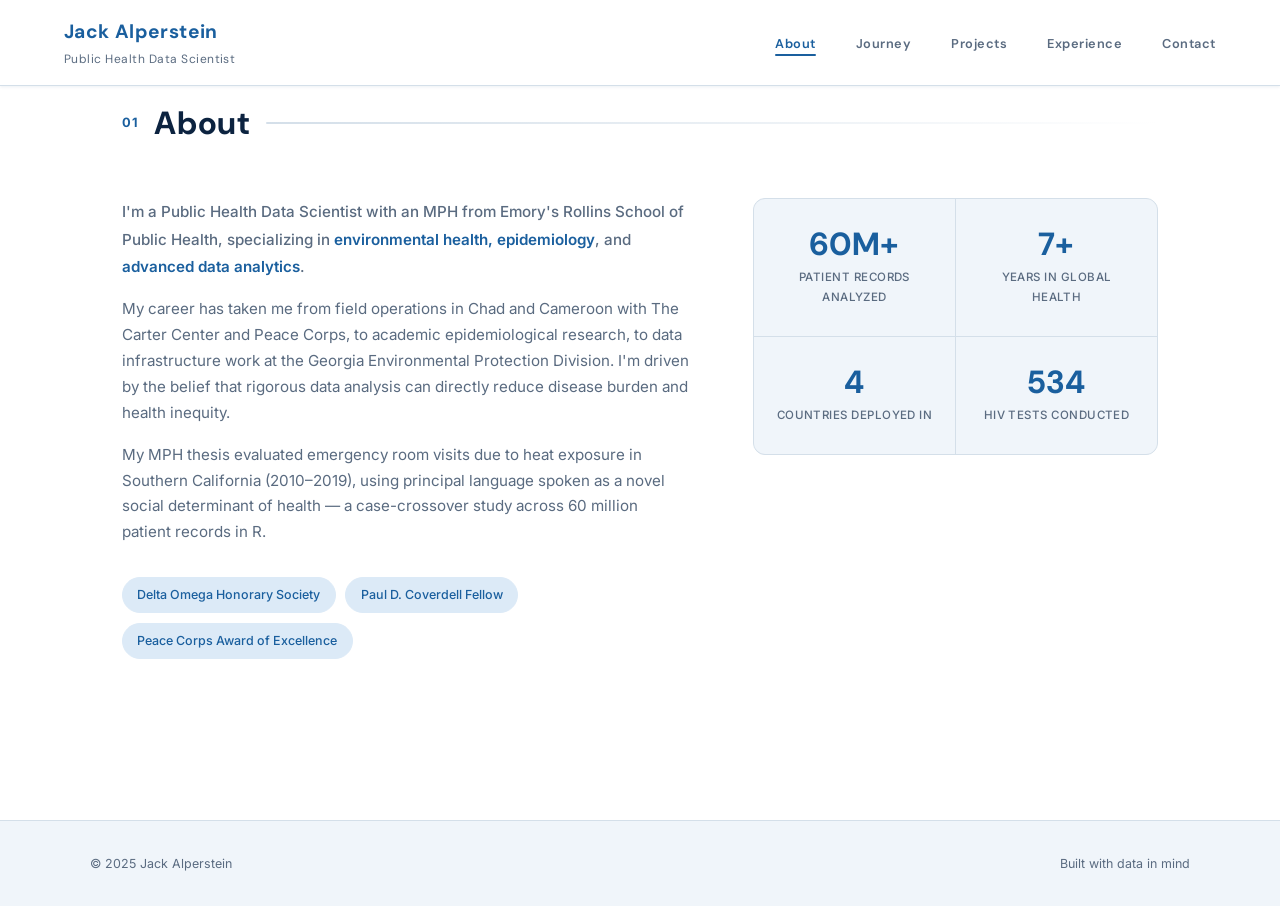
<file: about.html>
<!DOCTYPE html>
<html lang="en">
<head>
  <meta charset="UTF-8" />
  <meta name="viewport" content="width=device-width, initial-scale=1.0" />
  <title>About | Jack Alperstein</title>
  <link rel="preconnect" href="https://fonts.googleapis.com">
  <link rel="preconnect" href="https://fonts.gstatic.com" crossorigin>
  <link href="https://fonts.googleapis.com/css2?family=DM+Sans:wght@400;500;600;700&family=Inter:wght@300;400;500;600&display=swap" rel="stylesheet">
  <link rel="stylesheet" href="style.css">
</head>
<body>

  <nav id="nav">
    <a href="index.html" class="nav-logo">
      Jack Alperstein
      <span class="logo-sub">Public Health Data Scientist</span>
    </a>
    <ul class="nav-links">
      <li><a href="about.html" class="nav-link active">About</a></li>
      <li><a href="journey.html" class="nav-link">Journey</a></li>
      <li><a href="projects.html" class="nav-link">Projects</a></li>
      <li><a href="experience.html" class="nav-link">Experience</a></li>
      <li><a href="contact.html" class="nav-link">Contact</a></li>
    </ul>
  </nav>

  <section id="about" class="page-section">
    <div class="section-header">
      <span class="section-num">01</span>
      <h2 class="section-title">About</h2>
      <div class="section-line"></div>
    </div>
    <div class="about-grid">
      <div class="about-text">
        <p class="about-lead">
          I'm a Public Health Data Scientist with an MPH from Emory's Rollins School of Public Health, specializing in <strong>environmental health, epidemiology</strong>, and <strong>advanced data analytics</strong>.
        </p>
        <p>
          My career has taken me from field operations in Chad and Cameroon with The Carter Center and Peace Corps, to academic epidemiological research, to data infrastructure work at the Georgia Environmental Protection Division. I'm driven by the belief that rigorous data analysis can directly reduce disease burden and health inequity.
        </p>
        <p>
          My MPH thesis evaluated emergency room visits due to heat exposure in Southern California (2010&ndash;2019), using principal language spoken as a novel social determinant of health &mdash; a case-crossover study across 60 million patient records in R.
        </p>
        <div class="about-honors">
          <div class="honor-chip">Delta Omega Honorary Society</div>
          <div class="honor-chip">Paul D. Coverdell Fellow</div>
          <div class="honor-chip">Peace Corps Award of Excellence</div>
        </div>
      </div>
      <div class="about-stats">
        <div class="stat-card">
          <span class="stat-num">60M+</span>
          <span class="stat-label">Patient Records Analyzed</span>
        </div>
        <div class="stat-card">
          <span class="stat-num">7+</span>
          <span class="stat-label">Years in Global Health</span>
        </div>
        <div class="stat-card">
          <span class="stat-num">4</span>
          <span class="stat-label">Countries Deployed In</span>
        </div>
        <div class="stat-card">
          <span class="stat-num">534</span>
          <span class="stat-label">HIV Tests Conducted</span>
        </div>
      </div>
    </div>
  </section>

  <footer>
    <div class="footer-inner">
      <span>&copy; 2025 Jack Alperstein</span>
      <span>Built with data in mind</span>
    </div>
  </footer>

  <script src="main.js"></script>
</body>
</html>
</file>
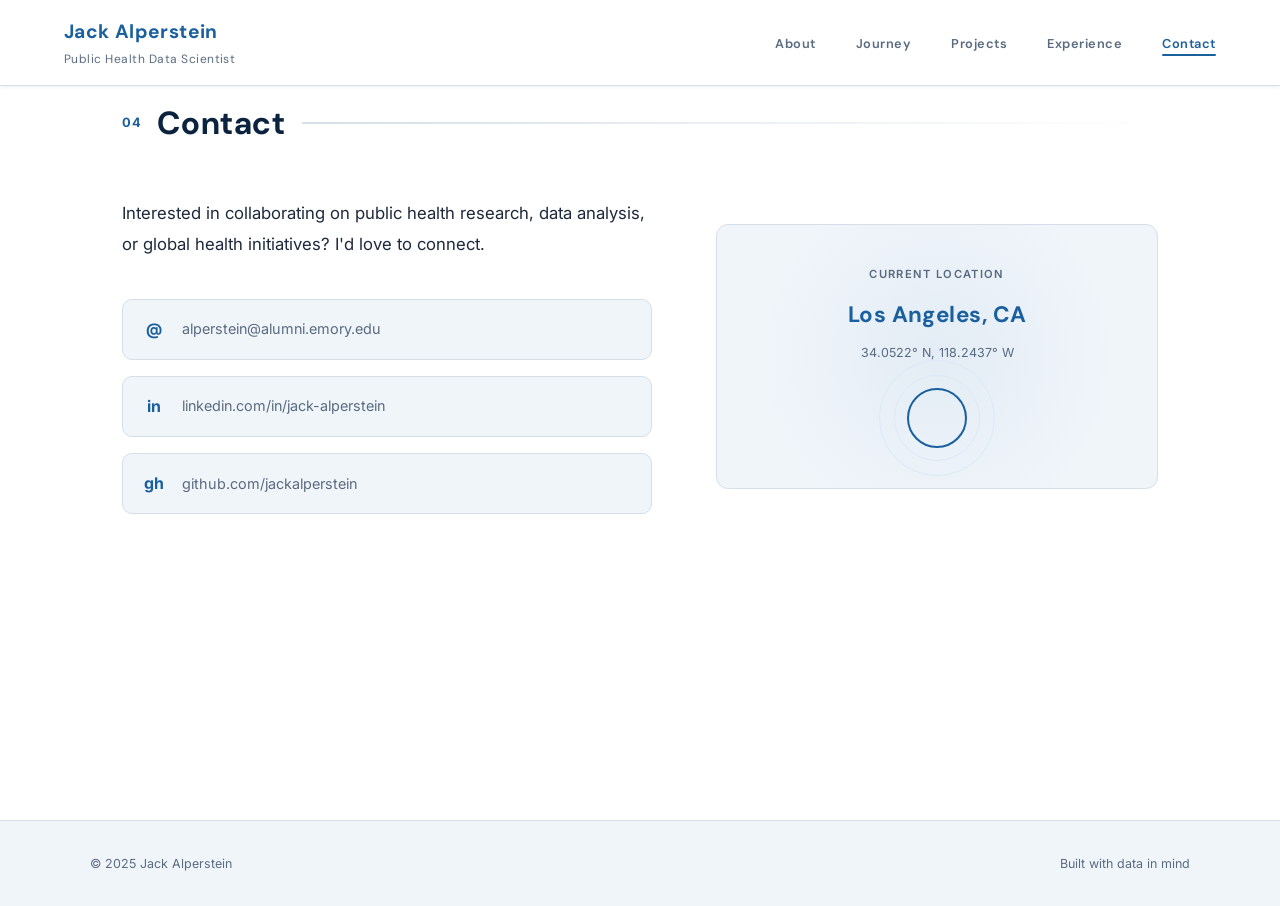
<file: contact.html>
<!DOCTYPE html>
<html lang="en">
<head>
  <meta charset="UTF-8" />
  <meta name="viewport" content="width=device-width, initial-scale=1.0" />
  <title>Contact | Jack Alperstein</title>
  <link rel="preconnect" href="https://fonts.googleapis.com">
  <link rel="preconnect" href="https://fonts.gstatic.com" crossorigin>
  <link href="https://fonts.googleapis.com/css2?family=DM+Sans:wght@400;500;600;700&family=Inter:wght@300;400;500;600&display=swap" rel="stylesheet">
  <link rel="stylesheet" href="style.css">
</head>
<body>

  <nav id="nav">
    <a href="index.html" class="nav-logo">
      Jack Alperstein
      <span class="logo-sub">Public Health Data Scientist</span>
    </a>
    <ul class="nav-links">
      <li><a href="about.html" class="nav-link">About</a></li>
      <li><a href="journey.html" class="nav-link">Journey</a></li>
      <li><a href="projects.html" class="nav-link">Projects</a></li>
      <li><a href="experience.html" class="nav-link">Experience</a></li>
      <li><a href="contact.html" class="nav-link active">Contact</a></li>
    </ul>
  </nav>

  <section id="contact" class="page-section">
    <div class="section-header">
      <span class="section-num">04</span>
      <h2 class="section-title">Contact</h2>
      <div class="section-line"></div>
    </div>
    <div class="contact-grid">
      <div class="contact-text">
        <p class="contact-lead">Interested in collaborating on public health research, data analysis, or global health initiatives? I'd love to connect.</p>
        <div class="contact-links">
          <a href="mailto:alperstein@alumni.emory.edu" class="contact-item">
            <span class="contact-icon">@</span>
            <span>alperstein@alumni.emory.edu</span>
          </a>
          <a href="https://www.linkedin.com/in/jack-alperstein/" target="_blank" class="contact-item">
            <span class="contact-icon">in</span>
            <span>linkedin.com/in/jack-alperstein</span>
          </a>
          <a href="https://github.com/jackalperstein" target="_blank" class="contact-item">
            <span class="contact-icon">gh</span>
            <span>github.com/jackalperstein</span>
          </a>
        </div>
      </div>
      <div class="contact-visual">
        <div class="geo-box">
          <div class="geo-label">CURRENT LOCATION</div>
          <div class="geo-city">Los Angeles, CA</div>
          <div class="geo-coords">34.0522&deg; N, 118.2437&deg; W</div>
          <div class="geo-pulse"></div>
        </div>
      </div>
    </div>
  </section>

  <footer>
    <div class="footer-inner">
      <span>&copy; 2025 Jack Alperstein</span>
      <span>Built with data in mind</span>
    </div>
  </footer>

  <script src="main.js"></script>
</body>
</html>
</file>
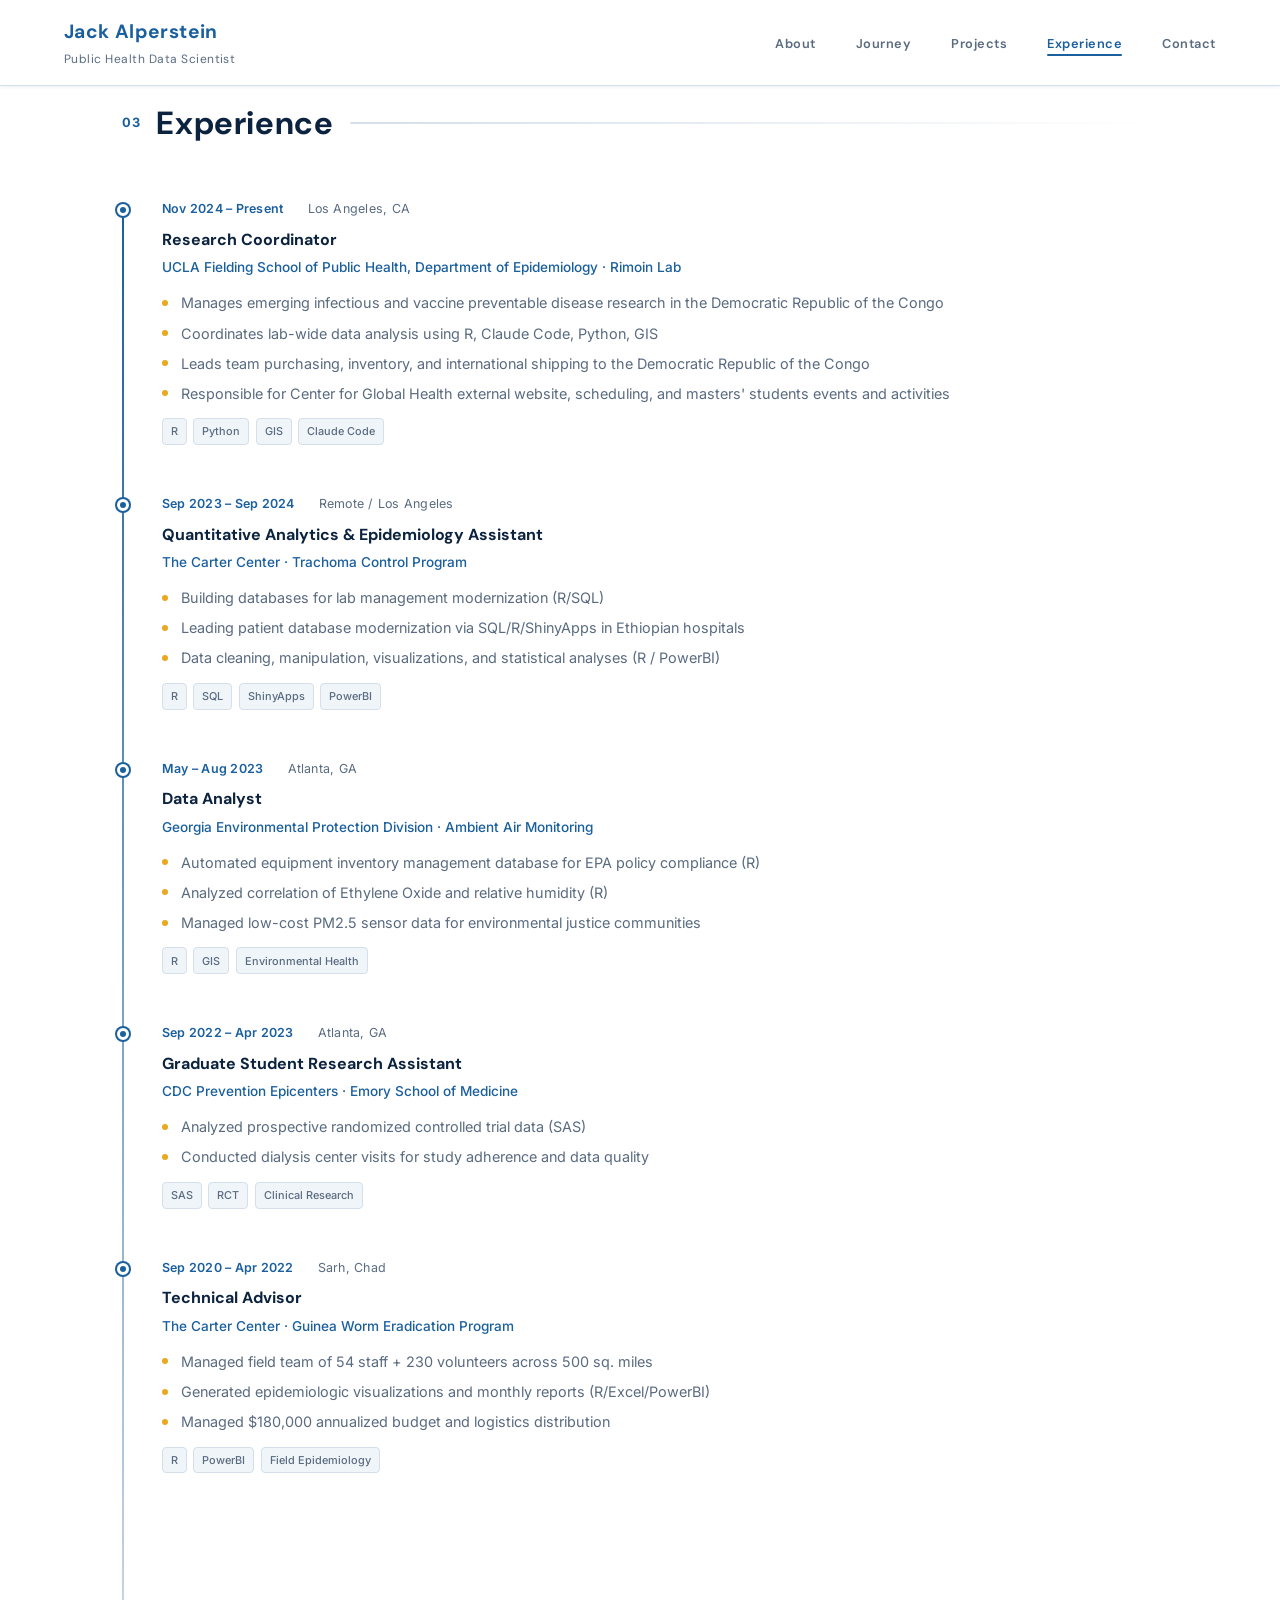
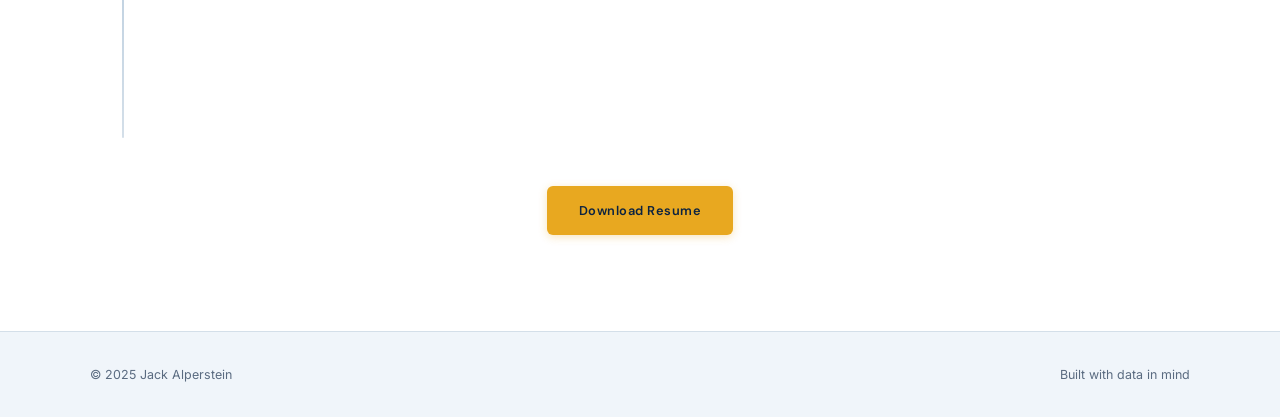
<file: experience.html>
<!DOCTYPE html>
<html lang="en">
<head>
  <meta charset="UTF-8" />
  <meta name="viewport" content="width=device-width, initial-scale=1.0" />
  <title>Experience | Jack Alperstein</title>
  <link rel="preconnect" href="https://fonts.googleapis.com">
  <link rel="preconnect" href="https://fonts.gstatic.com" crossorigin>
  <link href="https://fonts.googleapis.com/css2?family=DM+Sans:wght@400;500;600;700&family=Inter:wght@300;400;500;600&display=swap" rel="stylesheet">
  <link rel="stylesheet" href="style.css">
</head>
<body>

  <nav id="nav">
    <a href="index.html" class="nav-logo">
      Jack Alperstein
      <span class="logo-sub">Public Health Data Scientist</span>
    </a>
    <ul class="nav-links">
      <li><a href="about.html" class="nav-link">About</a></li>
      <li><a href="journey.html" class="nav-link">Journey</a></li>
      <li><a href="projects.html" class="nav-link">Projects</a></li>
      <li><a href="experience.html" class="nav-link active">Experience</a></li>
      <li><a href="contact.html" class="nav-link">Contact</a></li>
    </ul>
  </nav>

  <section id="experience" class="page-section">
    <div class="section-header">
      <span class="section-num">03</span>
      <h2 class="section-title">Experience</h2>
      <div class="section-line"></div>
    </div>
    <div class="timeline">

      <div class="timeline-item">
        <div class="timeline-dot"></div>
        <div class="timeline-content">
          <div class="timeline-meta">
            <span class="tl-date">Nov 2024 &ndash; Present</span>
            <span class="tl-location">Los Angeles, CA</span>
          </div>
          <h3 class="tl-role">Research Coordinator</h3>
          <h4 class="tl-org">UCLA Fielding School of Public Health, Department of Epidemiology &middot; Rimoin Lab</h4>
          <ul class="tl-bullets">
            <li>Manages emerging infectious and vaccine preventable disease research in the Democratic Republic of the Congo</li>
            <li>Coordinates lab-wide data analysis using R, Claude Code, Python, GIS</li>
            <li>Leads team purchasing, inventory, and international shipping to the Democratic Republic of the Congo</li>
            <li>Responsible for Center for Global Health external website, scheduling, and masters' students events and activities</li>
          </ul>
          <div class="tl-tags">
            <span class="tl-tag">R</span><span class="tl-tag">Python</span><span class="tl-tag">GIS</span><span class="tl-tag">Claude Code</span>
          </div>
        </div>
      </div>

      <div class="timeline-item">
        <div class="timeline-dot"></div>
        <div class="timeline-content">
          <div class="timeline-meta">
            <span class="tl-date">Sep 2023 &ndash; Sep 2024</span>
            <span class="tl-location">Remote / Los Angeles</span>
          </div>
          <h3 class="tl-role">Quantitative Analytics & Epidemiology Assistant</h3>
          <h4 class="tl-org">The Carter Center &middot; Trachoma Control Program</h4>
          <ul class="tl-bullets">
            <li>Building databases for lab management modernization (R/SQL)</li>
            <li>Leading patient database modernization via SQL/R/ShinyApps in Ethiopian hospitals</li>
            <li>Data cleaning, manipulation, visualizations, and statistical analyses (R / PowerBI)</li>
          </ul>
          <div class="tl-tags">
            <span class="tl-tag">R</span><span class="tl-tag">SQL</span><span class="tl-tag">ShinyApps</span><span class="tl-tag">PowerBI</span>
          </div>
        </div>
      </div>

      <div class="timeline-item">
        <div class="timeline-dot"></div>
        <div class="timeline-content">
          <div class="timeline-meta">
            <span class="tl-date">May &ndash; Aug 2023</span>
            <span class="tl-location">Atlanta, GA</span>
          </div>
          <h3 class="tl-role">Data Analyst</h3>
          <h4 class="tl-org">Georgia Environmental Protection Division &middot; Ambient Air Monitoring</h4>
          <ul class="tl-bullets">
            <li>Automated equipment inventory management database for EPA policy compliance (R)</li>
            <li>Analyzed correlation of Ethylene Oxide and relative humidity (R)</li>
            <li>Managed low-cost PM2.5 sensor data for environmental justice communities</li>
          </ul>
          <div class="tl-tags">
            <span class="tl-tag">R</span><span class="tl-tag">GIS</span><span class="tl-tag">Environmental Health</span>
          </div>
        </div>
      </div>

      <div class="timeline-item">
        <div class="timeline-dot"></div>
        <div class="timeline-content">
          <div class="timeline-meta">
            <span class="tl-date">Sep 2022 &ndash; Apr 2023</span>
            <span class="tl-location">Atlanta, GA</span>
          </div>
          <h3 class="tl-role">Graduate Student Research Assistant</h3>
          <h4 class="tl-org">CDC Prevention Epicenters &middot; Emory School of Medicine</h4>
          <ul class="tl-bullets">
            <li>Analyzed prospective randomized controlled trial data (SAS)</li>
            <li>Conducted dialysis center visits for study adherence and data quality</li>
          </ul>
          <div class="tl-tags">
            <span class="tl-tag">SAS</span><span class="tl-tag">RCT</span><span class="tl-tag">Clinical Research</span>
          </div>
        </div>
      </div>

      <div class="timeline-item">
        <div class="timeline-dot"></div>
        <div class="timeline-content">
          <div class="timeline-meta">
            <span class="tl-date">Sep 2020 &ndash; Apr 2022</span>
            <span class="tl-location">Sarh, Chad</span>
          </div>
          <h3 class="tl-role">Technical Advisor</h3>
          <h4 class="tl-org">The Carter Center &middot; Guinea Worm Eradication Program</h4>
          <ul class="tl-bullets">
            <li>Managed field team of 54 staff + 230 volunteers across 500 sq. miles</li>
            <li>Generated epidemiologic visualizations and monthly reports (R/Excel/PowerBI)</li>
            <li>Managed $180,000 annualized budget and logistics distribution</li>
          </ul>
          <div class="tl-tags">
            <span class="tl-tag">R</span><span class="tl-tag">PowerBI</span><span class="tl-tag">Field Epidemiology</span>
          </div>
        </div>
      </div>

      <div class="timeline-item">
        <div class="timeline-dot"></div>
        <div class="timeline-content">
          <div class="timeline-meta">
            <span class="tl-date">Sep 2017 &ndash; Mar 2020</span>
            <span class="tl-location">Cameroon</span>
          </div>
          <h3 class="tl-role">Peace Corps Volunteer & Grants/M&E Officer</h3>
          <h4 class="tl-org">United States Peace Corps</h4>
          <ul class="tl-bullets">
            <li>Led HIV testing campaign; tested 534 people, linked 27 cases to treatment</li>
            <li>Produced customizable PowerBI dashboards for country-wide program evaluation</li>
            <li>Received Peace Corps Award of Excellence, September 2019</li>
          </ul>
          <div class="tl-tags">
            <span class="tl-tag">PowerBI</span><span class="tl-tag">M&E</span><span class="tl-tag">French</span>
          </div>
        </div>
      </div>

    </div>

    <div class="resume-cta">
      <a href="assets/Jack_Alperstein_Resume.pdf" target="_blank" class="btn-primary">Download Resume</a>
    </div>
  </section>

  <footer>
    <div class="footer-inner">
      <span>&copy; 2025 Jack Alperstein</span>
      <span>Built with data in mind</span>
    </div>
  </footer>

  <script src="main.js"></script>
</body>
</html>
</file>
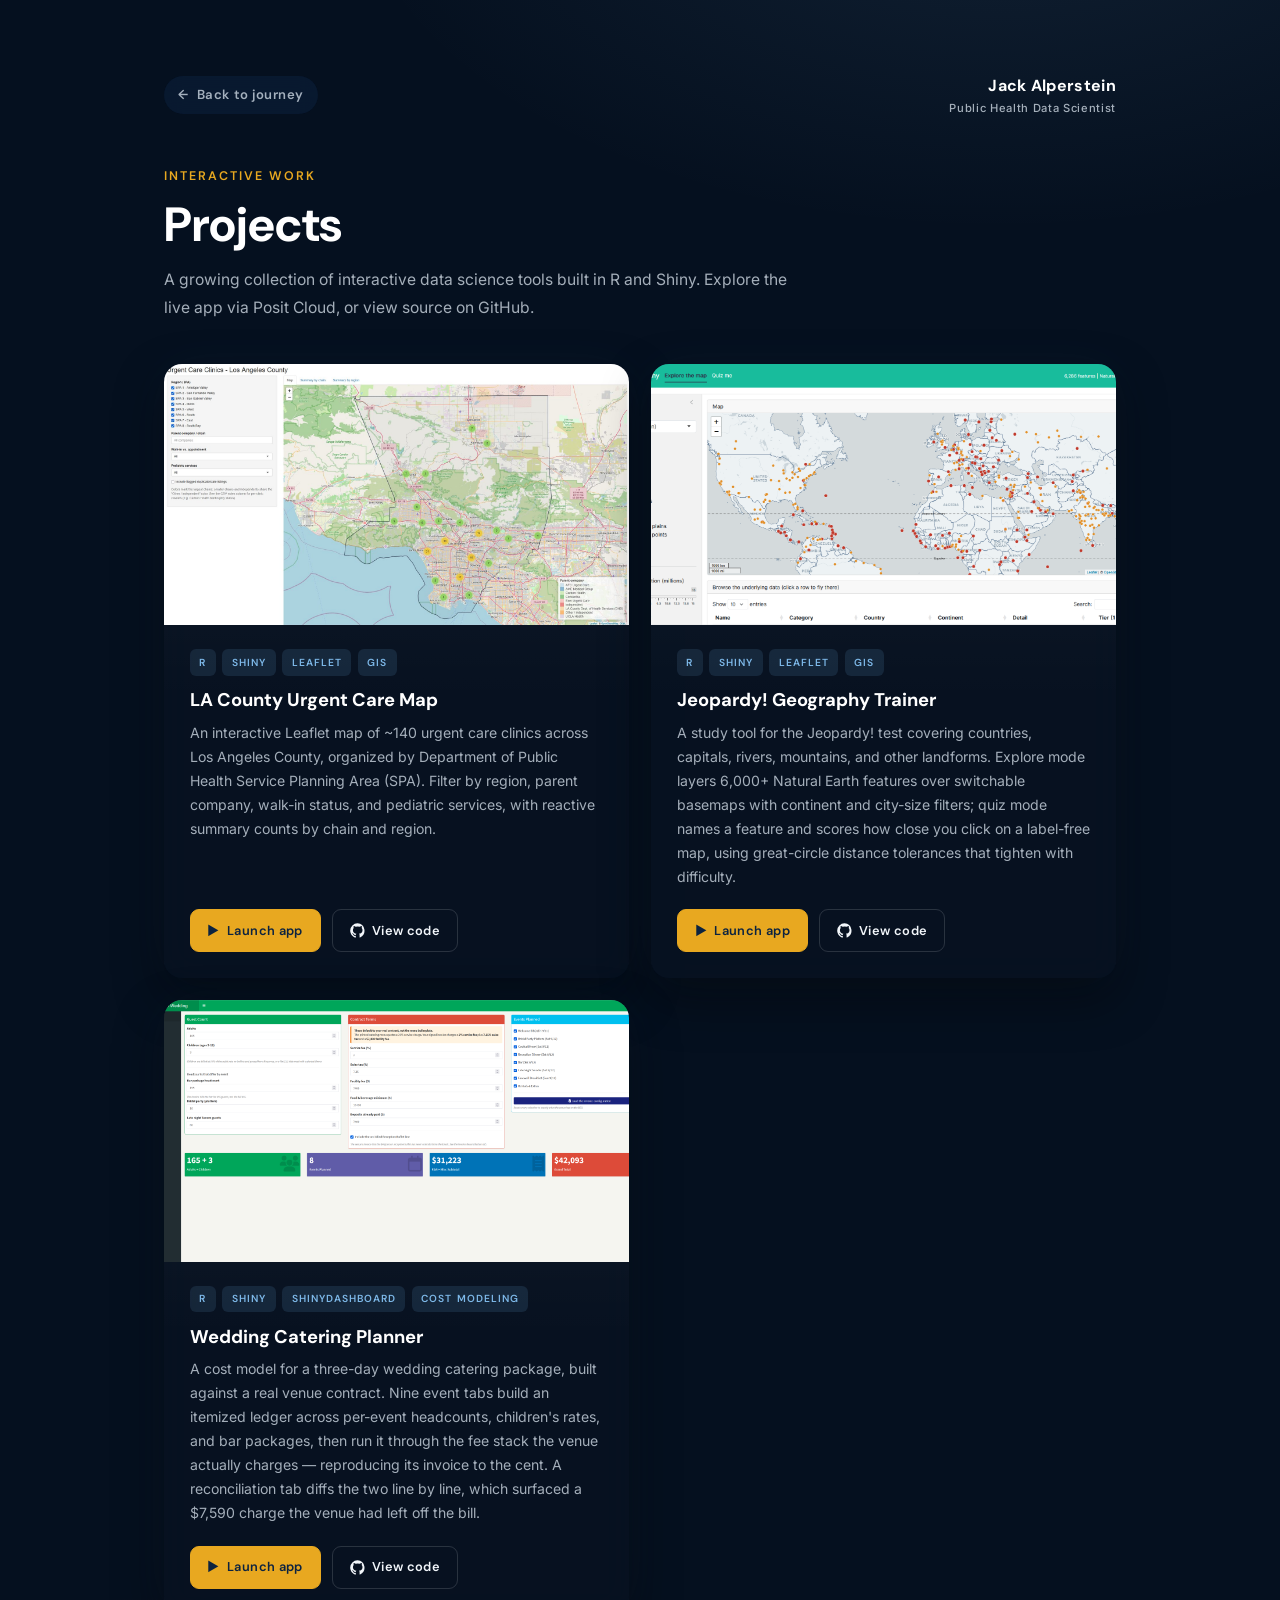
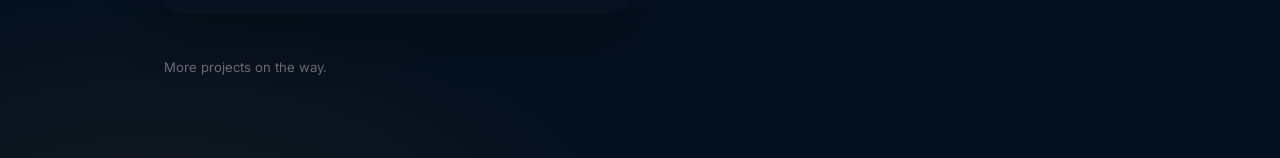
<file: projects.html>
<!DOCTYPE html>
<html lang="en">
<head>
  <meta charset="UTF-8" />
  <meta name="viewport" content="width=device-width, initial-scale=1.0" />
  <title>Projects | Jack Alperstein</title>
  <meta name="description" content="Interactive R & Shiny data science projects by Jack Alperstein — Public Health Data Scientist." />
  <link rel="preconnect" href="https://fonts.googleapis.com">
  <link rel="preconnect" href="https://fonts.gstatic.com" crossorigin>
  <link href="https://fonts.googleapis.com/css2?family=DM+Sans:wght@400;500;600;700&family=Inter:wght@300;400;500;600&display=swap" rel="stylesheet">
  <!-- Reuse the journey design tokens (colors, fonts, .cta-btn) -->
  <link rel="stylesheet" href="journey.css">
  <style>
    /* Projects hub is a plain scroll page (no globe), so give the body a
       deep-navy backdrop that matches the globe site's palette. */
    body {
      background:
        radial-gradient(1100px 620px at 78% -8%, rgba(125,184,232,0.10), transparent 60%),
        radial-gradient(900px 560px at 12% 108%, rgba(232,168,32,0.08), transparent 55%),
        #05101f;
      min-height: 100vh;
    }

    .projects-wrap {
      max-width: 1080px;
      margin: 0 auto;
      padding: 4.5rem 5vw 5rem;
    }

    /* ---- Header ---- */
    .projects-top {
      display: flex;
      align-items: center;
      justify-content: space-between;
      gap: 1rem;
      margin-bottom: 3rem;
    }

    .back-link {
      display: inline-flex;
      align-items: center;
      gap: 0.5rem;
      font-family: var(--font-display);
      font-size: 0.82rem;
      font-weight: 600;
      letter-spacing: 0.04em;
      color: var(--text-muted);
      text-decoration: none;
      padding: 0.5rem 0.9rem;
      border-radius: 20px;
      background: rgba(12,35,64,0.5);
      backdrop-filter: blur(10px);
      transition: color 0.2s, background 0.2s;
    }
    .back-link:hover { color: #fff; background: rgba(18,48,84,0.7); }

    .projects-brand {
      display: flex;
      flex-direction: column;
      text-align: right;
    }
    .projects-brand-name {
      font-family: var(--font-display);
      font-weight: 700;
      font-size: 1rem;
      color: #fff;
      letter-spacing: 0.02em;
    }
    .projects-brand-title {
      font-size: 0.7rem;
      font-weight: 500;
      color: var(--text-muted);
      letter-spacing: 0.06em;
    }

    /* ---- Intro ---- */
    .projects-intro { margin-bottom: 2.6rem; }
    .projects-eyebrow {
      font-family: var(--font-display);
      font-size: 0.78rem;
      font-weight: 600;
      letter-spacing: 0.16em;
      text-transform: uppercase;
      color: var(--yellow);
      margin-bottom: 0.7rem;
    }
    .projects-title {
      font-family: var(--font-display);
      font-size: clamp(2rem, 5vw, 3rem);
      font-weight: 700;
      color: #fff;
      line-height: 1.1;
      margin-bottom: 0.9rem;
    }
    .projects-lede {
      font-size: 0.98rem;
      color: var(--text-muted);
      line-height: 1.8;
      max-width: 640px;
    }

    /* ---- Grid ---- */
    .projects-grid {
      display: grid;
      grid-template-columns: repeat(auto-fill, minmax(320px, 1fr));
      gap: 1.4rem;
    }

    .project-card {
      display: flex;
      flex-direction: column;
      background:
        linear-gradient(180deg, rgba(255,255,255,0.06), rgba(255,255,255,0) 55%),
        var(--card-bg);
      backdrop-filter: blur(16px);
      border-radius: 18px;
      overflow: hidden;
      box-shadow:
        0 20px 50px rgba(0,0,0,0.42),
        0 0 50px rgba(125,184,232,0.05),
        inset 0 1px 0 rgba(255,255,255,0.10);
      transition: transform 0.25s ease, box-shadow 0.25s ease;
    }
    .project-card:hover {
      transform: translateY(-4px);
      box-shadow:
        0 30px 66px rgba(0,0,0,0.5),
        0 0 60px rgba(125,184,232,0.10),
        inset 0 1px 0 rgba(255,255,255,0.14);
    }

    /* Preview image / placeholder */
    .project-preview {
      aspect-ratio: 16 / 9;
      background: rgba(255,255,255,0.04);
      display: flex;
      align-items: center;
      justify-content: center;
      overflow: hidden;
    }
    .project-preview img {
      width: 100%;
      height: 100%;
      object-fit: cover;
      display: block;
    }
    .project-preview.placeholder {
      border-bottom: 1.5px dashed rgba(255,255,255,0.16);
      font-size: 0.72rem;
      letter-spacing: 0.1em;
      text-transform: uppercase;
      color: rgba(255,255,255,0.32);
    }

    .project-body {
      display: flex;
      flex-direction: column;
      flex: 1;
      padding: 1.5rem 1.6rem 1.6rem;
    }

    .project-tags {
      display: flex;
      flex-wrap: wrap;
      gap: 0.4rem;
      margin-bottom: 0.85rem;
    }
    .project-tag {
      font-family: var(--font-display);
      font-size: 0.64rem;
      font-weight: 600;
      letter-spacing: 0.1em;
      text-transform: uppercase;
      color: var(--blue-light);
      background: rgba(125,184,232,0.12);
      padding: 0.28rem 0.6rem;
      border-radius: 6px;
    }

    .project-name {
      font-family: var(--font-display);
      font-size: 1.15rem;
      font-weight: 700;
      color: #fff;
      line-height: 1.25;
      margin-bottom: 0.55rem;
    }
    .project-desc {
      font-size: 0.88rem;
      color: var(--text-muted);
      line-height: 1.7;
      margin-bottom: 1.3rem;
    }

    .project-actions {
      display: flex;
      gap: 0.7rem;
      margin-top: auto;
    }

    /* Compact button variants built on the shared .cta-btn look */
    .btn {
      display: inline-flex;
      align-items: center;
      justify-content: center;
      gap: 0.45rem;
      font-family: var(--font-display);
      font-size: 0.8rem;
      font-weight: 600;
      letter-spacing: 0.03em;
      padding: 0.6rem 1.05rem;
      border-radius: 9px;
      text-decoration: none;
      cursor: pointer;
      transition: all 0.2s;
    }
    .btn-primary {
      background: var(--yellow);
      border: 1px solid var(--yellow);
      color: #0c2340;
    }
    .btn-primary:hover {
      background: var(--yellow-soft);
      border-color: var(--yellow-soft);
      transform: translateY(-2px);
    }
    .btn-ghost {
      background: transparent;
      border: 1px solid var(--card-border);
      color: var(--text);
    }
    .btn-ghost:hover {
      border-color: rgba(255,255,255,0.4);
      background: rgba(255,255,255,0.05);
      transform: translateY(-2px);
    }
    /* A disabled action (e.g. an app not yet deployed) */
    .btn[aria-disabled="true"] {
      opacity: 0.4;
      pointer-events: none;
    }
    .btn svg { display: block; }

    /* Empty-state note shown while there are no live projects yet */
    .projects-note {
      margin-top: 2.6rem;
      font-size: 0.82rem;
      color: rgba(255,255,255,0.4);
      line-height: 1.7;
    }
    .projects-note code {
      font-family: ui-monospace, SFMono-Regular, Menlo, monospace;
      font-size: 0.78rem;
      color: var(--blue-light);
      background: rgba(125,184,232,0.10);
      padding: 0.1rem 0.35rem;
      border-radius: 4px;
    }

    @media (max-width: 560px) {
      .projects-grid { grid-template-columns: 1fr; }
      .project-actions { flex-direction: column; }
      .btn { width: 100%; }
    }
  </style>
</head>
<body>

  <div class="projects-wrap">

    <header class="projects-top">
      <a href="index.html" class="back-link">
        <span aria-hidden="true">&larr;</span> Back to journey
      </a>
      <div class="projects-brand">
        <span class="projects-brand-name">Jack Alperstein</span>
        <span class="projects-brand-title">Public Health Data Scientist</span>
      </div>
    </header>

    <section class="projects-intro">
      <p class="projects-eyebrow">Interactive Work</p>
      <h1 class="projects-title">Projects</h1>
      <p class="projects-lede">
        A growing collection of interactive data science tools built in R and Shiny.
        Explore the live app via Posit Cloud, or view source on GitHub.
      </p>
    </section>

    <section class="projects-grid">

      <!-- =========================================================
           PROJECT CARD TEMPLATE — duplicate one block per project.
           - Swap the placeholder preview for an image:
               <div class="project-preview">
                 <img src="assets/projects/<slug>.png" alt="<name> screenshot">
               </div>
           - Set the "Launch app" href to the deployed Shiny URL
             (e.g. https://jackalperstein.shinyapps.io/<slug>/).
             Add  target="_blank" rel="noopener"  so it opens in a new tab.
           - Set the "View code" href to the GitHub repo.
           - Before it's deployed, keep aria-disabled="true" on Launch.
           ========================================================= -->

      <article class="project-card">
        <div class="project-preview">
          <img src="assets/projects/urgent-cares.jpg" alt="Screenshot of the LA County Urgent Care Map: a Leaflet map of Los Angeles County with clustered urgent care clinic markers and a sidebar of region, chain, walk-in, and pediatric filters.">
        </div>
        <div class="project-body">
          <div class="project-tags">
            <span class="project-tag">R</span>
            <span class="project-tag">Shiny</span>
            <span class="project-tag">Leaflet</span>
            <span class="project-tag">GIS</span>
          </div>
          <h2 class="project-name">LA County Urgent Care Map</h2>
          <p class="project-desc">
            An interactive Leaflet map of ~140 urgent care clinics across Los
            Angeles County, organized by Department of Public Health Service
            Planning Area (SPA). Filter by region, parent company, walk-in
            status, and pediatric services, with reactive summary counts by
            chain and region.
          </p>
          <div class="project-actions">
            <a class="btn btn-primary" href="https://jackalperstein-urgent-cares.share.connect.posit.cloud" target="_blank" rel="noopener">
              <span aria-hidden="true">&#9658;</span> Launch app
            </a>
            <a class="btn btn-ghost" href="https://github.com/jackalperstein/urgent_cares" target="_blank" rel="noopener">
              <svg viewBox="0 0 16 16" width="15" height="15" aria-hidden="true"><path fill="currentColor" d="M8 .2A8 8 0 0 0 .2 8c0 3.54 2.29 6.53 5.47 7.59.4.07.55-.17.55-.38l-.01-1.49c-2.23.48-2.7-1.07-2.7-1.07-.36-.93-.89-1.18-.89-1.18-.73-.5.05-.49.05-.49.8.06 1.23.83 1.23.83.72 1.23 1.88.87 2.34.66.07-.52.28-.87.51-1.07-1.78-.2-3.64-.89-3.64-3.95 0-.87.31-1.59.83-2.15-.08-.2-.36-1.02.08-2.12 0 0 .67-.22 2.2.82a7.6 7.6 0 0 1 4 0c1.53-1.04 2.2-.82 2.2-.82.44 1.1.16 1.92.08 2.12.52.56.83 1.28.83 2.15 0 3.07-1.87 3.75-3.65 3.95.29.25.54.73.54 1.48l-.01 2.19c0 .21.15.46.55.38A8 8 0 0 0 8 .2z"/></svg>
              View code
            </a>
          </div>
        </div>
      </article>

      <article class="project-card">
        <div class="project-preview">
          <img src="assets/projects/jeopardy-geography.png" alt="Screenshot of the Jeopardy! Geography Trainer in explore mode: a world map dotted with capital and major-city markers, beside a sidebar of basemap, layer, and city-population controls.">
        </div>
        <div class="project-body">
          <div class="project-tags">
            <span class="project-tag">R</span>
            <span class="project-tag">Shiny</span>
            <span class="project-tag">Leaflet</span>
            <span class="project-tag">GIS</span>
          </div>
          <h2 class="project-name">Jeopardy! Geography Trainer</h2>
          <p class="project-desc">
            A study tool for the Jeopardy! test covering countries, capitals,
            rivers, mountains, and other landforms. Explore mode layers 6,000+
            Natural Earth features over switchable basemaps with continent and
            city-size filters; quiz mode names a feature and scores how close
            you click on a label-free map, using great-circle distance
            tolerances that tighten with difficulty.
          </p>
          <div class="project-actions">
            <a class="btn btn-primary" href="https://jackalperstein-jeopardy-geography.share.connect.posit.cloud" target="_blank" rel="noopener">
              <span aria-hidden="true">&#9658;</span> Launch app
            </a>
            <a class="btn btn-ghost" href="https://github.com/jackalperstein/jeopardy_geography" target="_blank" rel="noopener">
              <svg viewBox="0 0 16 16" width="15" height="15" aria-hidden="true"><path fill="currentColor" d="M8 .2A8 8 0 0 0 .2 8c0 3.54 2.29 6.53 5.47 7.59.4.07.55-.17.55-.38l-.01-1.49c-2.23.48-2.7-1.07-2.7-1.07-.36-.93-.89-1.18-.89-1.18-.73-.5.05-.49.05-.49.8.06 1.23.83 1.23.83.72 1.23 1.88.87 2.34.66.07-.52.28-.87.51-1.07-1.78-.2-3.64-.89-3.64-3.95 0-.87.31-1.59.83-2.15-.08-.2-.36-1.02.08-2.12 0 0 .67-.22 2.2.82a7.6 7.6 0 0 1 4 0c1.53-1.04 2.2-.82 2.2-.82.44 1.1.16 1.92.08 2.12.52.56.83 1.28.83 2.15 0 3.07-1.87 3.75-3.65 3.95.29.25.54.73.54 1.48l-.01 2.19c0 .21.15.46.55.38A8 8 0 0 0 8 .2z"/></svg>
              View code
            </a>
          </div>
        </div>
      </article>

      <article class="project-card">
        <div class="project-preview">
          <img src="assets/projects/catering.png" alt="Screenshot of the Wedding Catering Planner on its Guests and Contract tab: panels for guest counts and contract-term percentages beside a checklist of planned events, above summary tiles showing headcount, events planned, subtotal, and grand total.">
        </div>
        <div class="project-body">
          <div class="project-tags">
            <span class="project-tag">R</span>
            <span class="project-tag">Shiny</span>
            <span class="project-tag">shinydashboard</span>
            <span class="project-tag">Cost Modeling</span>
          </div>
          <h2 class="project-name">Wedding Catering Planner</h2>
          <p class="project-desc">
            A cost model for a three-day wedding catering package, built against
            a real venue contract. Nine event tabs build an itemized ledger
            across per-event headcounts, children's rates, and bar packages,
            then run it through the fee stack the venue actually charges —
            reproducing its invoice to the cent. A reconciliation tab diffs the
            two line by line, which surfaced a $7,590 charge the venue had left
            off the bill.
          </p>
          <div class="project-actions">
            <a class="btn btn-primary" href="https://jackalperstein-catering.share.connect.posit.cloud" target="_blank" rel="noopener">
              <span aria-hidden="true">&#9658;</span> Launch app
            </a>
            <a class="btn btn-ghost" href="https://github.com/jackalperstein/catering" target="_blank" rel="noopener">
              <svg viewBox="0 0 16 16" width="15" height="15" aria-hidden="true"><path fill="currentColor" d="M8 .2A8 8 0 0 0 .2 8c0 3.54 2.29 6.53 5.47 7.59.4.07.55-.17.55-.38l-.01-1.49c-2.23.48-2.7-1.07-2.7-1.07-.36-.93-.89-1.18-.89-1.18-.73-.5.05-.49.05-.49.8.06 1.23.83 1.23.83.72 1.23 1.88.87 2.34.66.07-.52.28-.87.51-1.07-1.78-.2-3.64-.89-3.64-3.95 0-.87.31-1.59.83-2.15-.08-.2-.36-1.02.08-2.12 0 0 .67-.22 2.2.82a7.6 7.6 0 0 1 4 0c1.53-1.04 2.2-.82 2.2-.82.44 1.1.16 1.92.08 2.12.52.56.83 1.28.83 2.15 0 3.07-1.87 3.75-3.65 3.95.29.25.54.73.54 1.48l-.01 2.19c0 .21.15.46.55.38A8 8 0 0 0 8 .2z"/></svg>
              View code
            </a>
          </div>
        </div>
      </article>

    </section>

    <p class="projects-note">More projects on the way.</p>

  </div>

</body>
</html>
</file>
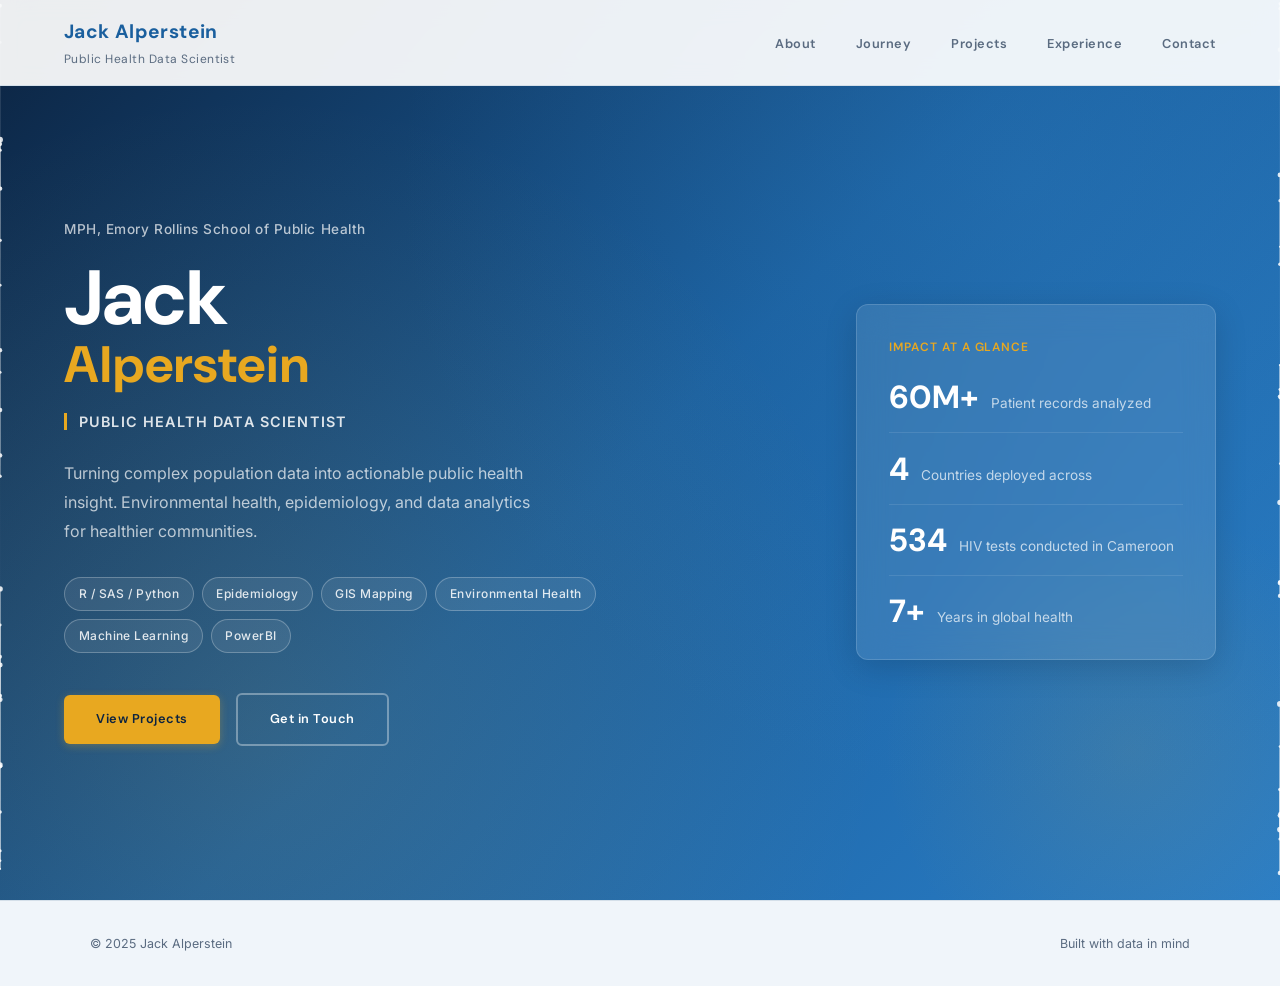
<file: archive/home.html>
<!DOCTYPE html>
<html lang="en">
<head>
  <meta charset="UTF-8" />
  <meta name="viewport" content="width=device-width, initial-scale=1.0" />
  <title>Jack Alperstein | Public Health Data Scientist</title>
  <link rel="preconnect" href="https://fonts.googleapis.com">
  <link rel="preconnect" href="https://fonts.gstatic.com" crossorigin>
  <link href="https://fonts.googleapis.com/css2?family=DM+Sans:wght@400;500;600;700&family=Inter:wght@300;400;500;600&display=swap" rel="stylesheet">
  <link rel="stylesheet" href="style.css">
</head>
<body>

  <!-- NAV -->
  <nav id="nav">
    <a href="index.html" class="nav-logo">
      Jack Alperstein
      <span class="logo-sub">Public Health Data Scientist</span>
    </a>
    <ul class="nav-links">
      <li><a href="about.html" class="nav-link">About</a></li>
      <li><a href="journey.html" class="nav-link">Journey</a></li>
      <li><a href="projects.html" class="nav-link">Projects</a></li>
      <li><a href="experience.html" class="nav-link">Experience</a></li>
      <li><a href="contact.html" class="nav-link">Contact</a></li>
    </ul>
  </nav>

  <!-- HERO -->
  <section id="hero">
    <div class="hero-grid-bg"></div>
    <canvas id="particle-canvas"></canvas>
    <div class="hero-content">
      <div class="hero-eyebrow">MPH, Emory Rollins School of Public Health</div>
      <h1 class="hero-name">
        <span class="name-jack">Jack</span>
        <span class="name-alperstein">Alperstein</span>
      </h1>
      <div class="hero-title">
        <span class="title-line">PUBLIC HEALTH DATA SCIENTIST</span>
      </div>
      <p class="hero-sub">
        Turning complex population data into actionable public health insight.
        Environmental health, epidemiology, and data analytics for healthier communities.
      </p>
      <div class="hero-tags">
        <span class="tag">R / SAS / Python</span>
        <span class="tag">Epidemiology</span>
        <span class="tag">GIS Mapping</span>
        <span class="tag">Environmental Health</span>
        <span class="tag">Machine Learning</span>
        <span class="tag">PowerBI</span>
      </div>
      <div class="hero-ctas">
        <a href="projects.html" class="btn-primary">View Projects</a>
        <a href="contact.html" class="btn-ghost">Get in Touch</a>
      </div>
    </div>
    <div class="hero-impact">
      <div class="impact-title">Impact at a Glance</div>
      <div class="impact-stat">
        <span class="impact-num">60M+</span>
        <span class="impact-label">Patient records analyzed</span>
      </div>
      <div class="impact-stat">
        <span class="impact-num">4</span>
        <span class="impact-label">Countries deployed across</span>
      </div>
      <div class="impact-stat">
        <span class="impact-num">534</span>
        <span class="impact-label">HIV tests conducted in Cameroon</span>
      </div>
      <div class="impact-stat">
        <span class="impact-num">7+</span>
        <span class="impact-label">Years in global health</span>
      </div>
    </div>
  </section>

  <!-- FOOTER -->
  <footer>
    <div class="footer-inner">
      <span>&copy; 2025 Jack Alperstein</span>
      <span>Built with data in mind</span>
    </div>
  </footer>

  <script src="main.js"></script>
</body>
</html>
</file>
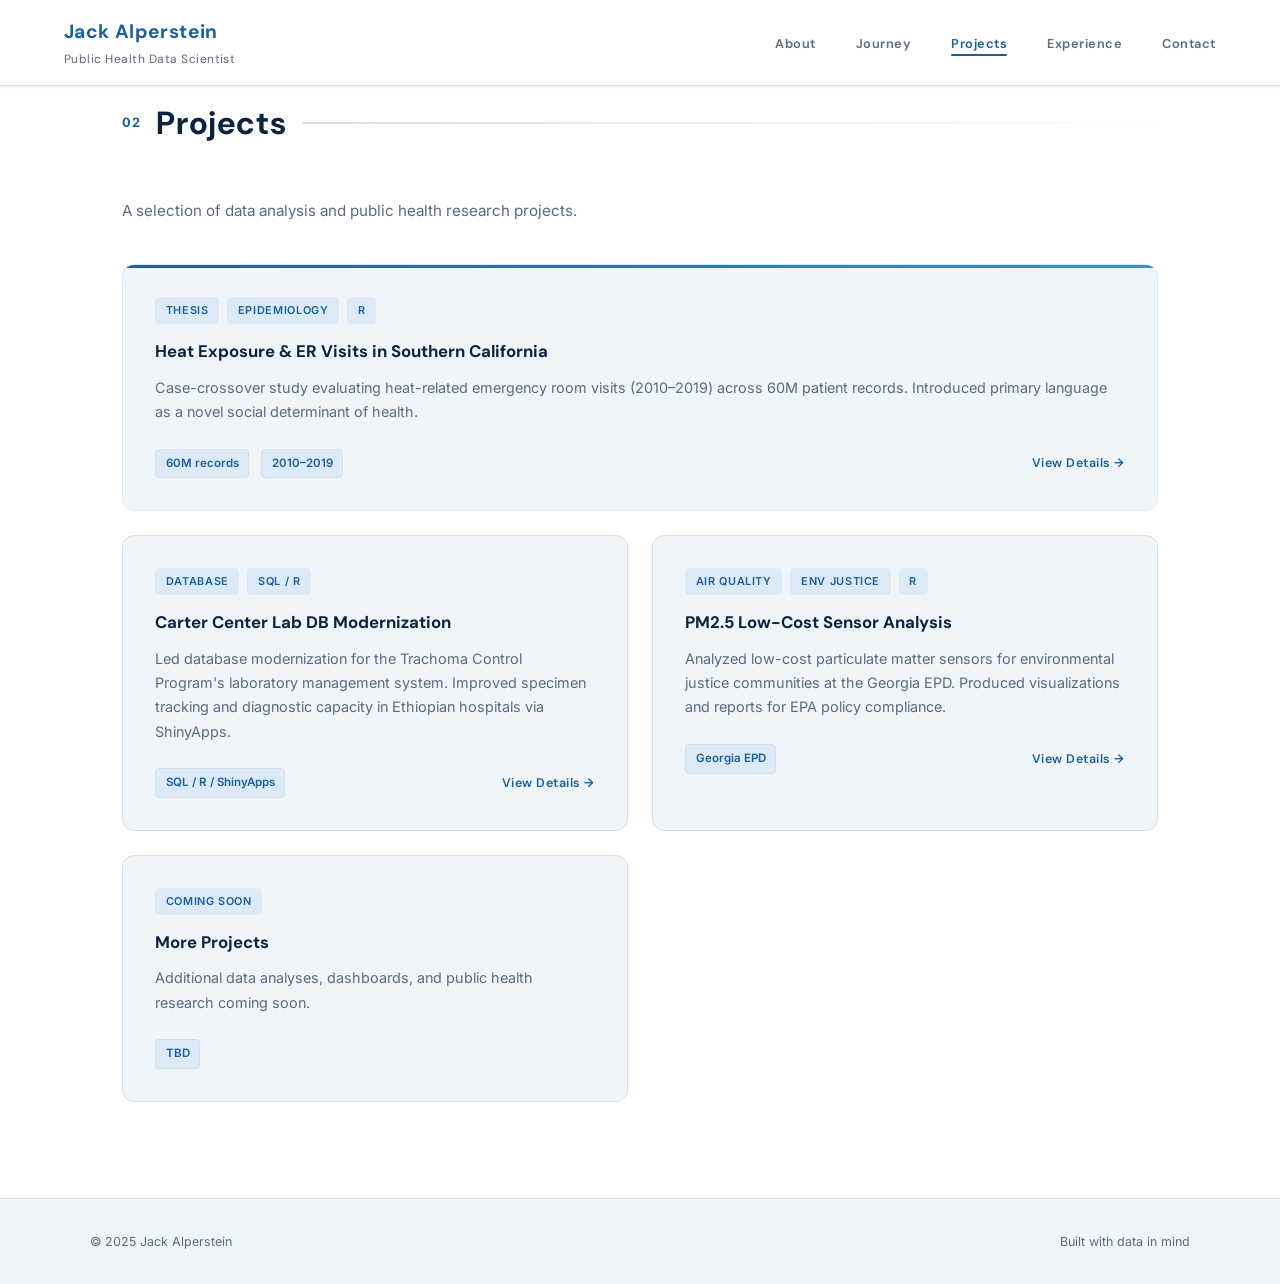
<file: archive/projects.html>
<!DOCTYPE html>
<html lang="en">
<head>
  <meta charset="UTF-8" />
  <meta name="viewport" content="width=device-width, initial-scale=1.0" />
  <title>Projects | Jack Alperstein</title>
  <link rel="preconnect" href="https://fonts.googleapis.com">
  <link rel="preconnect" href="https://fonts.gstatic.com" crossorigin>
  <link href="https://fonts.googleapis.com/css2?family=DM+Sans:wght@400;500;600;700&family=Inter:wght@300;400;500;600&display=swap" rel="stylesheet">
  <link rel="stylesheet" href="style.css">
</head>
<body>

  <nav id="nav">
    <a href="index.html" class="nav-logo">
      Jack Alperstein
      <span class="logo-sub">Public Health Data Scientist</span>
    </a>
    <ul class="nav-links">
      <li><a href="about.html" class="nav-link">About</a></li>
      <li><a href="journey.html" class="nav-link">Journey</a></li>
      <li><a href="projects.html" class="nav-link active">Projects</a></li>
      <li><a href="experience.html" class="nav-link">Experience</a></li>
      <li><a href="contact.html" class="nav-link">Contact</a></li>
    </ul>
  </nav>

  <section id="projects" class="page-section">
    <div class="section-header">
      <span class="section-num">02</span>
      <h2 class="section-title">Projects</h2>
      <div class="section-line"></div>
    </div>
    <p class="section-intro">A selection of data analysis and public health research projects.</p>
    <div class="projects-grid">

      <div class="project-card featured" data-modal="heat">
        <div class="project-card-inner">
          <div class="project-tag-row">
            <span class="proj-tag">THESIS</span>
            <span class="proj-tag">EPIDEMIOLOGY</span>
            <span class="proj-tag">R</span>
          </div>
          <h3 class="project-title">Heat Exposure & ER Visits in Southern California</h3>
          <p class="project-desc">
            Case-crossover study evaluating heat-related emergency room visits (2010&ndash;2019) across 60M patient records. Introduced primary language as a novel social determinant of health.
          </p>
          <div class="project-footer">
            <span class="proj-metric">60M records</span>
            <span class="proj-metric">2010&ndash;2019</span>
            <button class="proj-link modal-trigger">View Details &rarr;</button>
          </div>
        </div>
      </div>

      <div class="project-card" data-modal="carter">
        <div class="project-card-inner">
          <div class="project-tag-row">
            <span class="proj-tag">DATABASE</span>
            <span class="proj-tag">SQL / R</span>
          </div>
          <h3 class="project-title">Carter Center Lab DB Modernization</h3>
          <p class="project-desc">
            Led database modernization for the Trachoma Control Program's laboratory management system. Improved specimen tracking and diagnostic capacity in Ethiopian hospitals via ShinyApps.
          </p>
          <div class="project-footer">
            <span class="proj-metric">SQL / R / ShinyApps</span>
            <button class="proj-link modal-trigger">View Details &rarr;</button>
          </div>
        </div>
      </div>

      <div class="project-card" data-modal="pm25">
        <div class="project-card-inner">
          <div class="project-tag-row">
            <span class="proj-tag">AIR QUALITY</span>
            <span class="proj-tag">ENV JUSTICE</span>
            <span class="proj-tag">R</span>
          </div>
          <h3 class="project-title">PM2.5 Low-Cost Sensor Analysis</h3>
          <p class="project-desc">
            Analyzed low-cost particulate matter sensors for environmental justice communities at the Georgia EPD. Produced visualizations and reports for EPA policy compliance.
          </p>
          <div class="project-footer">
            <span class="proj-metric">Georgia EPD</span>
            <button class="proj-link modal-trigger">View Details &rarr;</button>
          </div>
        </div>
      </div>

      <div class="project-card placeholder">
        <div class="project-card-inner">
          <div class="project-tag-row">
            <span class="proj-tag">COMING SOON</span>
          </div>
          <h3 class="project-title">More Projects</h3>
          <p class="project-desc">
            Additional data analyses, dashboards, and public health research coming soon.
          </p>
          <div class="project-footer">
            <span class="proj-metric">TBD</span>
          </div>
        </div>
      </div>

    </div>
  </section>

  <footer>
    <div class="footer-inner">
      <span>&copy; 2025 Jack Alperstein</span>
      <span>Built with data in mind</span>
    </div>
  </footer>

  <!-- PROJECT MODAL -->
  <div class="modal-overlay" id="modal-overlay" role="dialog" aria-modal="true">
    <div class="modal" id="project-modal">
      <button class="modal-close" id="modal-close" aria-label="Close">&times;</button>
      <div class="modal-tag-row" id="modal-tags"></div>
      <h2 class="modal-title" id="modal-title"></h2>
      <div class="modal-desc" id="modal-desc"></div>
      <div class="modal-details" id="modal-details"></div>
      <div class="modal-metrics" id="modal-metrics"></div>
    </div>
  </div>

  <script src="main.js"></script>
</body>
</html>
</file>
<file: style.css>
/* =============================================
   JACK ALPERSTEIN · PUBLIC HEALTH PORTFOLIO
   Blue / White / Yellow Accent
   ============================================= */

:root {
  --bg:         #ffffff;
  --bg2:        #f0f5fa;
  --bg3:        #e2ecf5;
  --blue:       #1a5f9e;
  --blue-dark:  #0f3d66;
  --blue-light: #3a8fd4;
  --blue-pale:  #dceaf7;
  --navy:       #0c2340;
  --yellow:     #e8a820;
  --yellow-light:#fdf3dc;
  --white:      #ffffff;
  --text:       #1e293b;
  --text-muted: #5a6b80;
  --border:     #d4dfe9;
  --border2:    #e2ecf5;
  --shadow:     rgba(15,61,102,0.08);
  --font-display: 'DM Sans', 'Inter', sans-serif;
  --font-mono:    'Inter', sans-serif;
  --font-body:    'Inter', sans-serif;
}

* { margin: 0; padding: 0; box-sizing: border-box; }

html { scroll-behavior: smooth; }

body {
  background: var(--bg);
  color: var(--text);
  font-family: var(--font-body);
  font-weight: 400;
  line-height: 1.7;
  overflow-x: hidden;
}

/* ===================== NAV ===================== */
#nav {
  position: fixed;
  top: 0; left: 0; right: 0;
  z-index: 100;
  display: flex;
  align-items: center;
  justify-content: space-between;
  padding: 1rem 4rem;
  background: rgba(255,255,255,0.92);
  backdrop-filter: blur(12px);
  border-bottom: 1px solid var(--border);
  box-shadow: 0 1px 3px var(--shadow);
}

.nav-logo {
  font-family: var(--font-display);
  font-size: 1.2rem;
  font-weight: 700;
  color: var(--blue);
  letter-spacing: 0.02em;
  text-decoration: none;
}

.logo-sub {
  font-weight: 400;
  color: var(--text-muted);
  font-size: 0.75rem;
  display: block;
  letter-spacing: 0.04em;
}

.nav-links {
  display: flex;
  list-style: none;
  gap: 2.5rem;
}

.nav-link {
  font-family: var(--font-display);
  font-size: 0.8rem;
  font-weight: 600;
  letter-spacing: 0.04em;
  color: var(--text-muted);
  text-decoration: none;
  transition: color 0.2s;
  position: relative;
}

.nav-link::after {
  content: '';
  position: absolute;
  bottom: -4px; left: 0; right: 0;
  height: 2px;
  background: var(--blue);
  border-radius: 1px;
  transform: scaleX(0);
  transition: transform 0.2s;
}

.nav-link:hover, .nav-link.active {
  color: var(--blue);
}

.nav-link:hover::after, .nav-link.active::after {
  transform: scaleX(1);
}

.nav-status {
  display: flex;
  align-items: center;
  gap: 0.5rem;
  font-size: 0.75rem;
  color: var(--text-muted);
  font-weight: 500;
}

.status-dot {
  width: 8px; height: 8px;
  border-radius: 50%;
  background: #34d399;
  box-shadow: 0 0 6px rgba(52,211,153,0.4);
}

/* ===================== HERO ===================== */
#hero {
  min-height: 100vh;
  display: flex;
  align-items: center;
  justify-content: space-between;
  padding: 8rem 4rem 4rem;
  position: relative;
  overflow: hidden;
  gap: 3rem;
  background: linear-gradient(135deg, #0c2340 0%, #1a5f9e 50%, #2a7ec7 100%);
  color: #fff;
}

.hero-grid-bg {
  position: absolute;
  inset: 0;
  background-image:
    radial-gradient(circle at 20% 80%, rgba(232,168,32,0.12) 0%, transparent 50%),
    radial-gradient(circle at 80% 20%, rgba(58,143,212,0.2) 0%, transparent 50%);
  pointer-events: none;
}

#hero::before {
  content: '';
  position: absolute;
  bottom: -100px; right: -100px;
  width: 500px; height: 500px;
  background: radial-gradient(circle, rgba(232,168,32,0.1) 0%, transparent 70%);
  pointer-events: none;
}

.hero-content {
  position: relative;
  z-index: 2;
  max-width: 600px;
}

.hero-eyebrow {
  font-size: 0.85rem;
  color: rgba(255,255,255,0.7);
  margin-bottom: 1rem;
  letter-spacing: 0.04em;
  font-weight: 500;
}

.hero-name {
  font-family: var(--font-display);
  font-weight: 700;
  line-height: 1.05;
  margin-bottom: 1rem;
}

.name-jack {
  display: block;
  font-size: clamp(3rem, 6vw, 5rem);
  color: #fff;
  letter-spacing: -0.01em;
}

.name-alperstein {
  display: block;
  font-size: clamp(2rem, 4vw, 3.5rem);
  color: var(--yellow);
  letter-spacing: 0.02em;
}

.hero-title {
  margin-bottom: 1.5rem;
}

.title-line {
  font-size: 0.9rem;
  font-weight: 600;
  color: rgba(255,255,255,0.85);
  letter-spacing: 0.08em;
  border-left: 3px solid var(--yellow);
  padding-left: 0.75rem;
}

.hero-sub {
  color: rgba(255,255,255,0.7);
  font-size: 1rem;
  margin-bottom: 2rem;
  max-width: 480px;
  line-height: 1.8;
}

.hero-tags {
  display: flex;
  flex-wrap: wrap;
  gap: 0.5rem;
  margin-bottom: 2.5rem;
}

.tag {
  font-size: 0.75rem;
  font-weight: 500;
  letter-spacing: 0.04em;
  padding: 0.35rem 0.85rem;
  border: 1px solid rgba(255,255,255,0.25);
  color: rgba(255,255,255,0.85);
  background: rgba(255,255,255,0.08);
  border-radius: 20px;
}

.hero-ctas {
  display: flex;
  gap: 1rem;
  align-items: center;
}

/* BUTTONS */
.btn-primary {
  font-family: var(--font-display);
  font-size: 0.8rem;
  font-weight: 600;
  letter-spacing: 0.04em;
  padding: 0.85rem 2rem;
  background: var(--yellow);
  color: var(--navy);
  text-decoration: none;
  transition: all 0.2s;
  display: inline-block;
  border-radius: 6px;
  box-shadow: 0 2px 8px rgba(232,168,32,0.3);
}

.btn-primary:hover {
  background: #f0b840;
  transform: translateY(-1px);
  box-shadow: 0 4px 16px rgba(232,168,32,0.4);
}

.btn-ghost {
  font-family: var(--font-display);
  font-size: 0.8rem;
  font-weight: 600;
  letter-spacing: 0.04em;
  padding: 0.85rem 2rem;
  border: 2px solid rgba(255,255,255,0.35);
  color: #fff;
  text-decoration: none;
  transition: all 0.2s;
  display: inline-block;
  border-radius: 6px;
}

.btn-ghost:hover {
  background: rgba(255,255,255,0.12);
  border-color: rgba(255,255,255,0.6);
}

/* IMPACT CARD (replaces terminal) */
.hero-impact {
  position: relative;
  z-index: 2;
  width: 360px;
  flex-shrink: 0;
  background: rgba(255,255,255,0.1);
  backdrop-filter: blur(16px);
  border: 1px solid rgba(255,255,255,0.15);
  border-radius: 12px;
  padding: 2rem;
  box-shadow: 0 8px 32px rgba(0,0,0,0.15);
}

.impact-title {
  font-family: var(--font-display);
  font-size: 0.75rem;
  font-weight: 600;
  letter-spacing: 0.08em;
  color: var(--yellow);
  margin-bottom: 1.5rem;
  text-transform: uppercase;
}

.impact-stat {
  display: flex;
  align-items: baseline;
  gap: 0.75rem;
  margin-bottom: 1.2rem;
  padding-bottom: 1.2rem;
  border-bottom: 1px solid rgba(255,255,255,0.1);
}

.impact-stat:last-child {
  margin-bottom: 0;
  padding-bottom: 0;
  border-bottom: none;
}

.impact-num {
  font-family: var(--font-display);
  font-size: 2rem;
  font-weight: 700;
  color: #fff;
  line-height: 1;
}

.impact-label {
  font-size: 0.85rem;
  color: rgba(255,255,255,0.7);
  line-height: 1.3;
}

/* =================== SECTIONS =================== */
section:not(#hero) {
  max-width: 1100px;
  margin: 0 auto;
  padding: 6rem 2rem;
}

section.page-section {
  padding-top: 8rem;
  min-height: calc(100vh - 80px);
}

.section-header {
  display: flex;
  align-items: center;
  gap: 1rem;
  margin-bottom: 3rem;
}

.section-num {
  font-size: 0.8rem;
  font-weight: 700;
  color: var(--blue);
  letter-spacing: 0.05em;
}

.section-title {
  font-family: var(--font-display);
  font-size: clamp(1.5rem, 3vw, 2rem);
  font-weight: 700;
  color: var(--navy);
  letter-spacing: 0.02em;
}

.section-line {
  flex: 1;
  height: 2px;
  background: linear-gradient(to right, var(--border), transparent);
  border-radius: 1px;
}

/* =================== ABOUT =================== */
.about-grid {
  display: grid;
  grid-template-columns: 1.4fr 1fr;
  gap: 4rem;
  align-items: start;
}

.about-lead {
  font-size: 1.1rem;
  color: var(--text);
  margin-bottom: 1.2rem;
  font-weight: 500;
  line-height: 1.8;
}

.about-text p {
  color: var(--text-muted);
  margin-bottom: 1rem;
  font-size: 0.95rem;
}

.about-text strong {
  color: var(--blue);
  font-weight: 600;
}

.about-honors {
  display: flex;
  flex-wrap: wrap;
  gap: 0.6rem;
  margin-top: 2rem;
}

.honor-chip {
  font-size: 0.78rem;
  font-weight: 500;
  padding: 0.4rem 0.9rem;
  border: 1px solid var(--blue-pale);
  color: var(--blue);
  background: var(--blue-pale);
  border-radius: 20px;
}

.about-stats {
  display: grid;
  grid-template-columns: 1fr 1fr;
  gap: 1px;
  background: var(--border);
  border: 1px solid var(--border);
  border-radius: 12px;
  overflow: hidden;
}

.stat-card {
  background: var(--bg2);
  padding: 1.8rem 1.2rem;
  display: flex;
  flex-direction: column;
  align-items: center;
  text-align: center;
  transition: background 0.2s;
}

.stat-card:hover {
  background: var(--bg3);
}

.stat-num {
  font-family: var(--font-display);
  font-size: 2rem;
  font-weight: 700;
  color: var(--blue);
  line-height: 1;
  margin-bottom: 0.5rem;
}

.stat-label {
  font-size: 0.72rem;
  font-weight: 500;
  color: var(--text-muted);
  letter-spacing: 0.04em;
  text-transform: uppercase;
}

/* =================== PROJECTS =================== */
.section-intro {
  color: var(--text-muted);
  font-size: 0.95rem;
  margin-bottom: 2.5rem;
}

.projects-grid {
  display: grid;
  grid-template-columns: repeat(2, 1fr);
  gap: 1.5rem;
}

.project-card {
  background: var(--bg2);
  border: 1px solid var(--border);
  border-radius: 12px;
  transition: all 0.25s;
  position: relative;
  overflow: hidden;
}

.project-card::before {
  content: '';
  position: absolute;
  top: 0; left: 0; right: 0;
  height: 3px;
  background: transparent;
  transition: background 0.3s;
  border-radius: 12px 12px 0 0;
}

.project-card:hover::before,
.project-card.featured::before {
  background: linear-gradient(to right, var(--blue), var(--blue-light));
}

.project-card.featured {
  grid-column: 1 / -1;
  background: var(--bg2);
  border-color: var(--blue-pale);
}

.project-card:hover {
  transform: translateY(-2px);
  box-shadow: 0 8px 24px var(--shadow);
  border-color: var(--blue-pale);
}

.project-card.placeholder {
  opacity: 0.5;
}

.project-card-inner {
  padding: 2rem;
}

.project-tag-row {
  display: flex;
  gap: 0.5rem;
  margin-bottom: 1rem;
  flex-wrap: wrap;
}

.proj-tag {
  font-size: 0.68rem;
  font-weight: 600;
  letter-spacing: 0.06em;
  color: var(--blue);
  border: 1px solid var(--blue-pale);
  background: var(--blue-pale);
  padding: 0.2rem 0.6rem;
  border-radius: 4px;
}

.project-title {
  font-family: var(--font-display);
  font-size: 1.05rem;
  font-weight: 700;
  color: var(--navy);
  margin-bottom: 0.75rem;
  line-height: 1.4;
}

.project-desc {
  color: var(--text-muted);
  font-size: 0.9rem;
  line-height: 1.7;
  margin-bottom: 1.5rem;
}

.project-footer {
  display: flex;
  align-items: center;
  gap: 0.75rem;
  flex-wrap: wrap;
}

.proj-metric {
  font-size: 0.72rem;
  font-weight: 600;
  color: var(--blue);
  background: var(--blue-pale);
  border: 1px solid var(--border);
  padding: 0.25rem 0.6rem;
  border-radius: 4px;
}

.proj-link {
  font-size: 0.78rem;
  font-weight: 600;
  color: var(--blue);
  text-decoration: none;
  letter-spacing: 0.04em;
  margin-left: auto;
  transition: color 0.2s;
  background: none;
  border: none;
  cursor: pointer;
  font-family: var(--font-display);
}

.proj-link:hover { color: var(--yellow); }

/* =================== TIMELINE =================== */
.timeline {
  position: relative;
  padding-left: 2.5rem;
}

.timeline::before {
  content: '';
  position: absolute;
  left: 0;
  top: 12px;
  bottom: 0;
  width: 2px;
  background: linear-gradient(to bottom, var(--blue), var(--border));
  border-radius: 1px;
}

.timeline-item {
  position: relative;
  margin-bottom: 3rem;
}

.timeline-dot {
  position: absolute;
  left: -2.5rem;
  top: 6px;
  width: 12px; height: 12px;
  border-radius: 50%;
  background: var(--blue);
  border: 3px solid var(--bg);
  box-shadow: 0 0 0 2px var(--blue);
  transform: translateX(-5px);
}

.timeline-meta {
  display: flex;
  gap: 1.5rem;
  margin-bottom: 0.4rem;
}

.tl-date, .tl-location {
  font-size: 0.78rem;
  font-weight: 600;
  color: var(--blue);
  letter-spacing: 0.02em;
}

.tl-location {
  color: var(--text-muted);
  font-weight: 400;
}

.tl-role {
  font-family: var(--font-display);
  font-size: 1rem;
  font-weight: 700;
  color: var(--navy);
  margin-bottom: 0.2rem;
}

.tl-org {
  font-size: 0.85rem;
  color: var(--blue);
  margin-bottom: 0.75rem;
  font-weight: 500;
}

.tl-bullets {
  list-style: none;
  margin-bottom: 0.75rem;
}

.tl-bullets li {
  font-size: 0.9rem;
  color: var(--text-muted);
  padding-left: 1.2rem;
  position: relative;
  margin-bottom: 0.35rem;
}

.tl-bullets li::before {
  content: '';
  position: absolute;
  left: 0;
  top: 0.6em;
  width: 6px;
  height: 6px;
  border-radius: 50%;
  background: var(--yellow);
}

.tl-tags {
  display: flex;
  gap: 0.4rem;
  flex-wrap: wrap;
}

.tl-tag {
  font-size: 0.68rem;
  font-weight: 500;
  color: var(--text-muted);
  border: 1px solid var(--border);
  padding: 0.2rem 0.5rem;
  border-radius: 4px;
  background: var(--bg2);
}

.resume-cta {
  margin-top: 2.5rem;
  text-align: center;
}

/* =================== CONTACT =================== */
.contact-grid {
  display: grid;
  grid-template-columns: 1.2fr 1fr;
  gap: 4rem;
  align-items: center;
}

.contact-lead {
  font-size: 1.05rem;
  color: var(--text);
  margin-bottom: 2.5rem;
  line-height: 1.8;
}

.contact-links {
  display: flex;
  flex-direction: column;
  gap: 1rem;
}

.contact-item {
  display: flex;
  align-items: center;
  gap: 1rem;
  text-decoration: none;
  color: var(--text-muted);
  font-size: 0.9rem;
  transition: all 0.2s;
  border: 1px solid var(--border);
  padding: 1rem 1.2rem;
  background: var(--bg2);
  border-radius: 10px;
}

.contact-item:hover {
  color: var(--blue);
  border-color: var(--blue-pale);
  background: var(--blue-pale);
  transform: translateY(-1px);
  box-shadow: 0 4px 12px var(--shadow);
}

.contact-icon {
  font-size: 1rem;
  color: var(--blue);
  width: 24px;
  text-align: center;
  font-weight: 700;
}

/* LOCATION CARD */
.geo-box {
  border: 1px solid var(--border);
  background: var(--bg2);
  padding: 2.5rem;
  text-align: center;
  position: relative;
  overflow: hidden;
  border-radius: 12px;
}

.geo-box::before {
  content: '';
  position: absolute;
  inset: 0;
  background: radial-gradient(circle at center, rgba(26,95,158,0.06) 0%, transparent 70%);
}

.geo-label {
  font-size: 0.7rem;
  font-weight: 600;
  color: var(--text-muted);
  letter-spacing: 0.12em;
  margin-bottom: 0.75rem;
}

.geo-city {
  font-family: var(--font-display);
  font-size: 1.4rem;
  font-weight: 700;
  color: var(--blue);
  letter-spacing: 0.02em;
  margin-bottom: 0.5rem;
}

.geo-coords {
  font-size: 0.78rem;
  color: var(--text-muted);
  margin-bottom: 1.5rem;
}

.geo-pulse {
  width: 60px; height: 60px;
  border-radius: 50%;
  border: 2px solid var(--blue);
  margin: 0 auto;
  position: relative;
  animation: geoPulse 2.5s infinite;
}

.geo-pulse::before, .geo-pulse::after {
  content: '';
  position: absolute;
  inset: -15px;
  border-radius: 50%;
  border: 1px solid var(--blue-pale);
  animation: geoPulse 2.5s infinite 0.5s;
}

.geo-pulse::after {
  inset: -30px;
  animation-delay: 1s;
}

@keyframes geoPulse {
  0% { opacity: 1; transform: scale(0.8); }
  100% { opacity: 0; transform: scale(1.4); }
}

/* =================== FOOTER =================== */
footer {
  border-top: 1px solid var(--border);
  padding: 2rem 4rem;
  background: var(--bg2);
}

.footer-inner {
  display: flex;
  justify-content: space-between;
  align-items: center;
  font-size: 0.78rem;
  color: var(--text-muted);
  max-width: 1100px;
  margin: 0 auto;
}

/* =================== RESPONSIVE =================== */
@media (max-width: 900px) {
  #nav { padding: 1rem 1.5rem; }
  .nav-links { gap: 1.5rem; }
  .nav-status { display: none; }

  #hero {
    flex-direction: column;
    padding: 7rem 1.5rem 3rem;
    align-items: flex-start;
  }

  .hero-impact { width: 100%; }

  .about-grid,
  .contact-grid { grid-template-columns: 1fr; gap: 2.5rem; }

  .projects-grid { grid-template-columns: 1fr; }
  .project-card.featured { grid-column: auto; }

  section:not(#hero) { padding: 4rem 1.5rem; }
}

@media (max-width: 600px) {
  #nav { padding: 0.8rem 1rem; }
  .nav-links { gap: 1rem; }
  .nav-link { font-size: 0.7rem; }
  #hero { padding: 6rem 1rem 2.5rem; }
  .hero-impact { width: 100%; }
}

/* =================== SCROLL ANIMATION =================== */
.fade-in {
  opacity: 0;
  transform: translateY(20px);
  transition: opacity 0.6s ease, transform 0.6s ease;
}

.fade-in.visible {
  opacity: 1;
  transform: translateY(0);
}

/* =================== PARTICLE CANVAS =================== */
#particle-canvas {
  position: absolute;
  inset: 0;
  z-index: 1;
  pointer-events: none;
  width: 100%;
  height: 100%;
}

.hero-content,
.hero-impact {
  z-index: 2;
  position: relative;
}

/* =================== PROJECT MODAL =================== */
.modal-overlay {
  position: fixed;
  inset: 0;
  z-index: 1000;
  background: rgba(12,35,64,0.6);
  backdrop-filter: blur(8px);
  display: flex;
  align-items: center;
  justify-content: center;
  opacity: 0;
  pointer-events: none;
  transition: opacity 0.3s;
}

.modal-overlay.open {
  opacity: 1;
  pointer-events: all;
}

.modal {
  position: relative;
  background: var(--bg);
  border: 1px solid var(--border);
  border-radius: 16px;
  max-width: 680px;
  width: 90%;
  max-height: 80vh;
  overflow-y: auto;
  padding: 2.5rem;
  box-shadow: 0 20px 60px rgba(12,35,64,0.2);
  transform: translateY(20px);
  transition: transform 0.3s;
}

.modal::before {
  content: '';
  position: absolute;
  top: 0; left: 0; right: 0;
  height: 3px;
  background: linear-gradient(to right, var(--blue), var(--yellow));
  border-radius: 16px 16px 0 0;
}

.modal-overlay.open .modal {
  transform: translateY(0);
}

.modal-close {
  position: absolute;
  top: 1rem; right: 1rem;
  background: var(--bg2);
  border: 1px solid var(--border);
  color: var(--text-muted);
  font-size: 1rem;
  width: 36px; height: 36px;
  display: flex; align-items: center; justify-content: center;
  cursor: pointer;
  transition: all 0.2s;
  border-radius: 8px;
}

.modal-close:hover {
  border-color: var(--blue);
  color: var(--blue);
  background: var(--blue-pale);
}

.modal-tag-row {
  display: flex;
  gap: 0.5rem;
  flex-wrap: wrap;
  margin-bottom: 1rem;
}

.modal-title {
  font-family: var(--font-display);
  font-size: clamp(1.1rem, 2.5vw, 1.4rem);
  font-weight: 700;
  color: var(--navy);
  margin-bottom: 1rem;
  line-height: 1.3;
}

.modal-desc {
  color: var(--text-muted);
  font-size: 0.95rem;
  line-height: 1.8;
  margin-bottom: 1.5rem;
}

.modal-details {
  margin-bottom: 1.5rem;
}

.modal-details ul {
  list-style: none;
  display: flex;
  flex-direction: column;
  gap: 0.5rem;
}

.modal-details li {
  font-size: 0.9rem;
  color: var(--text-muted);
  padding-left: 1.2rem;
  position: relative;
  line-height: 1.6;
}

.modal-details li::before {
  content: '';
  position: absolute;
  left: 0;
  top: 0.6em;
  width: 6px;
  height: 6px;
  border-radius: 50%;
  background: var(--yellow);
}

.modal-metrics {
  display: flex;
  gap: 0.5rem;
  flex-wrap: wrap;
  border-top: 1px solid var(--border);
  padding-top: 1.2rem;
}

.modal-metric-chip {
  font-size: 0.72rem;
  font-weight: 600;
  color: var(--blue);
  background: var(--blue-pale);
  border: 1px solid var(--border);
  padding: 0.3rem 0.7rem;
  border-radius: 4px;
}

/* =================== JOURNEY PAGE =================== */
.journey-wrapper {
  display: flex;
  position: relative;
  min-height: 100vh;
}

.globe-container {
  position: sticky;
  top: 0;
  width: 50%;
  height: 100vh;
  background: #000000;
  display: flex;
  align-items: center;
  justify-content: center;
  overflow: hidden;
  z-index: 1;
}

#globe-canvas {
  width: 100%;
  height: 100%;
  display: block;
}

.globe-location-label {
  position: absolute;
  bottom: 2.5rem;
  left: 50%;
  transform: translateX(-50%);
  font-family: var(--font-display);
  font-size: 0.8rem;
  font-weight: 600;
  letter-spacing: 0.08em;
  color: rgba(255,255,255,0.8);
  background: rgba(12,35,64,0.6);
  backdrop-filter: blur(8px);
  padding: 0.5rem 1.2rem;
  border-radius: 20px;
  border: 1px solid rgba(255,255,255,0.15);
  opacity: 0;
  transition: opacity 0.5s;
  white-space: nowrap;
}

.globe-location-label.visible {
  opacity: 1;
}

.journey-chapters {
  width: 50%;
  position: relative;
  z-index: 2;
}

/* CHAPTER BLOCKS */
.chapter {
  min-height: 100vh;
  display: flex;
  flex-direction: column;
  justify-content: center;
  padding: 4rem 3rem;
}

.chapter-intro {
  min-height: 100vh;
  display: flex;
  align-items: center;
  justify-content: center;
}

.chapter-outro {
  min-height: 80vh;
}

.chapter-card {
  width: 100%;
}

.journey-title {
  font-family: var(--font-display);
  font-size: clamp(2rem, 4vw, 3rem);
  font-weight: 700;
  color: var(--navy);
  margin-bottom: 1rem;
}

.journey-subtitle {
  font-size: 1.05rem;
  color: var(--text-muted);
  line-height: 1.8;
  margin-bottom: 2rem;
}

.scroll-hint {
  font-size: 0.8rem;
  color: var(--blue);
  font-weight: 500;
  letter-spacing: 0.04em;
  animation: scrollBounce 2s infinite;
}

@keyframes scrollBounce {
  0%, 100% { transform: translateY(0); }
  50% { transform: translateY(6px); }
}

.chapter-date {
  font-family: var(--font-display);
  font-size: 0.78rem;
  font-weight: 600;
  color: var(--yellow);
  letter-spacing: 0.06em;
  margin-bottom: 0.5rem;
  text-transform: uppercase;
}

.chapter-heading {
  font-family: var(--font-display);
  font-size: clamp(1.4rem, 3vw, 2rem);
  font-weight: 700;
  color: var(--navy);
  margin-bottom: 0.3rem;
  line-height: 1.2;
}

.chapter-place {
  font-size: 0.9rem;
  font-weight: 500;
  color: var(--blue);
  margin-bottom: 1.2rem;
}

.chapter-text {
  font-size: 0.95rem;
  color: var(--text-muted);
  line-height: 1.85;
}

/* PHOTO PLACEHOLDERS */
.chapter-photos {
  display: flex;
  flex-direction: column;
  gap: 1.5rem;
  margin-top: 2.5rem;
  padding-bottom: 2rem;
}

.chapter-gallery {
  display: grid;
  grid-template-columns: 1fr 1fr;
  gap: 1rem;
  margin-top: 2.5rem;
  padding-bottom: 2rem;
}

.photo-frame {
  border-radius: 10px;
  overflow: hidden;
  background: var(--bg2);
  border: 2px dashed var(--border);
  transition: border-color 0.3s;
}

.photo-frame:hover {
  border-color: var(--blue-light);
}

.photo-placeholder {
  width: 100%;
  aspect-ratio: 16 / 10;
  display: flex;
  align-items: center;
  justify-content: center;
  background: linear-gradient(135deg, var(--bg2), var(--bg3));
}

.photo-placeholder span {
  font-size: 0.85rem;
  color: var(--text-muted);
  font-weight: 500;
  opacity: 0.5;
  letter-spacing: 0.04em;
}

.photo-caption {
  padding: 0.5rem 0.75rem;
  font-size: 0.75rem;
  color: var(--text-muted);
  font-style: italic;
  border-top: 1px solid var(--border2);
}

/* OUTRO */
.outro-ctas {
  display: flex;
  gap: 1rem;
  margin-top: 2rem;
  flex-wrap: wrap;
}

.btn-ghost-dark {
  font-family: var(--font-display);
  font-size: 0.8rem;
  font-weight: 600;
  letter-spacing: 0.04em;
  padding: 0.85rem 2rem;
  border: 2px solid var(--blue);
  color: var(--blue);
  text-decoration: none;
  transition: all 0.2s;
  display: inline-block;
  border-radius: 6px;
}

.btn-ghost-dark:hover {
  background: var(--blue-pale);
}

/* JOURNEY RESPONSIVE */
@media (max-width: 900px) {
  .journey-wrapper {
    flex-direction: column;
  }

  .globe-container {
    position: relative;
    width: 100%;
    height: 50vh;
  }

  .journey-chapters {
    width: 100%;
  }

  .chapter {
    padding: 3rem 1.5rem;
    min-height: auto;
  }

  .chapter-intro {
    min-height: 60vh;
  }

  .chapter-gallery {
    grid-template-columns: 1fr;
  }
}
</file>
<file: journey.css>
/* =============================================
   JACK ALPERSTEIN · JOURNEY EXPERIENCE
   Full-screen globe scrollytelling
   ============================================= */

:root {
  --yellow:      #e8a820;
  --yellow-soft: #f0c25c;
  --blue-light:  #7db8e8;
  --card-bg:     rgba(8, 18, 34, 0.78);
  --card-border: rgba(255, 255, 255, 0.14);
  --text:        #f2f6fa;
  --text-muted:  rgba(226, 236, 245, 0.72);
  --font-display: 'DM Sans', 'Inter', sans-serif;
  --font-body:    'Inter', sans-serif;
}

* { margin: 0; padding: 0; box-sizing: border-box; }

html { scroll-behavior: smooth; }

body {
  background: #000;
  color: var(--text);
  font-family: var(--font-body);
  font-weight: 400;
  line-height: 1.7;
  overflow-x: hidden;
}

/* ============= FULL-SCREEN GLOBE ============= */
.globe-container {
  position: fixed;
  inset: 0;
  z-index: 0;
  background: #000;
  overflow: hidden;
}

#globe-canvas {
  width: 100%;
  height: 100%;
  display: block;
}

/* ============= NAME BADGE ============= */
.name-badge {
  position: fixed;
  top: 1.5rem;
  left: 2rem;
  z-index: 50;
  display: flex;
  flex-direction: column;
  pointer-events: none;
}

.name-badge-name {
  font-family: var(--font-display);
  font-weight: 700;
  font-size: 1.05rem;
  color: #fff;
  letter-spacing: 0.02em;
  text-shadow: 0 1px 8px rgba(0,0,0,0.6);
}

.name-badge-title {
  font-size: 0.72rem;
  font-weight: 500;
  color: var(--text-muted);
  letter-spacing: 0.06em;
  text-shadow: 0 1px 6px rgba(0,0,0,0.6);
}

/* ============= JUMP-TO NAV (top-right) ============= */
.globe-nav {
  position: fixed;
  top: 1.6rem;
  right: 2rem;
  z-index: 60;
}

.globe-nav-toggle {
  display: flex;
  align-items: center;
  gap: 0.75rem;
  font-family: var(--font-display);
  font-size: 0.8rem;
  font-weight: 600;
  letter-spacing: 0.08em;
  color: rgba(255,255,255,0.92);
  background: rgba(12,35,64,0.55);
  backdrop-filter: blur(10px);
  padding: 0.5rem 0.7rem 0.5rem 1.1rem;
  border-radius: 22px;
  border: none;
  box-shadow: 0 6px 24px rgba(0,0,0,0.35), inset 0 1px 0 rgba(255,255,255,0.10);
  cursor: pointer;
  white-space: nowrap;
  transition: background 0.25s, box-shadow 0.25s;
}

.globe-nav-toggle:hover {
  background: rgba(18,48,84,0.72);
  box-shadow: 0 8px 28px rgba(0,0,0,0.4), inset 0 1px 0 rgba(255,255,255,0.14);
}

.globe-nav-label {
  max-width: 46vw;
  overflow: hidden;
  text-overflow: ellipsis;
}

/* Hamburger icon → morphs to an X when open */
.globe-nav-icon {
  display: flex;
  flex-direction: column;
  justify-content: center;
  gap: 3px;
  width: 18px;
  height: 14px;
  flex: none;
}

.globe-nav-icon span {
  display: block;
  width: 100%;
  height: 2px;
  border-radius: 2px;
  background: var(--yellow);
  transition: transform 0.28s ease, opacity 0.2s ease;
}

.globe-nav.open .globe-nav-icon span:nth-child(1) { transform: translateY(5px) rotate(45deg); }
.globe-nav.open .globe-nav-icon span:nth-child(2) { opacity: 0; }
.globe-nav.open .globe-nav-icon span:nth-child(3) { transform: translateY(-5px) rotate(-45deg); }

/* Dropdown menu */
.globe-nav-menu {
  position: absolute;
  top: calc(100% + 0.55rem);
  right: 0;
  min-width: 224px;
  list-style: none;
  margin: 0;
  padding: 0.4rem;
  background: rgba(8,20,38,0.82);
  backdrop-filter: blur(16px);
  border-radius: 16px;
  box-shadow: 0 20px 60px rgba(0,0,0,0.5), inset 0 1px 0 rgba(255,255,255,0.10);
  opacity: 0;
  transform: translateY(-8px) scale(0.98);
  transform-origin: top right;
  pointer-events: none;
  transition: opacity 0.22s ease, transform 0.22s ease;
}

.globe-nav.open .globe-nav-menu {
  opacity: 1;
  transform: translateY(0) scale(1);
  pointer-events: auto;
}

.globe-nav-item { margin: 0; }

.globe-nav-link {
  display: block;
  width: 100%;
  text-align: left;
  font-family: var(--font-body);
  font-size: 0.85rem;
  font-weight: 500;
  letter-spacing: 0.02em;
  color: var(--text-muted);
  background: transparent;
  border: none;
  border-radius: 10px;
  padding: 0.6rem 0.85rem;
  cursor: pointer;
  transition: background 0.18s, color 0.18s;
}

.globe-nav-link:hover {
  background: rgba(255,255,255,0.07);
  color: #fff;
}

.globe-nav-item.active .globe-nav-link {
  color: var(--yellow);
}

.globe-nav-item.active .globe-nav-link::before {
  content: '';
  display: inline-block;
  width: 6px;
  height: 6px;
  margin-right: 0.55rem;
  border-radius: 50%;
  background: var(--yellow);
  vertical-align: middle;
}

/* ============= CHAPTERS ============= */
.journey-chapters {
  position: relative;
  z-index: 10;
}

.chapter {
  min-height: 100vh;
  display: flex;
  flex-direction: column;
  justify-content: center;
  padding: 5rem 0 5rem 5vw;
}

/* ============= INTRO ============= */
.chapter-intro {
  align-items: center;
  justify-content: center;
  text-align: center;
  padding: 0 2rem;
  position: relative;
}

.intro-content {
  background:
    linear-gradient(180deg, rgba(255,255,255,0.06), rgba(255,255,255,0) 55%),
    rgba(8, 18, 34, 0.55);
  backdrop-filter: blur(12px);
  border: none;
  border-radius: 24px;
  padding: 3rem 3.5rem;
  max-width: 620px;
  box-shadow:
    0 28px 70px rgba(0,0,0,0.45),
    0 0 60px rgba(125,184,232,0.06),
    inset 0 1px 0 rgba(255,255,255,0.12);
}

.intro-name {
  font-family: var(--font-display);
  font-size: clamp(2.4rem, 6vw, 4rem);
  font-weight: 700;
  color: #fff;
  letter-spacing: -0.01em;
  line-height: 1.1;
  margin-bottom: 0.5rem;
}

.intro-title {
  font-family: var(--font-display);
  font-size: clamp(0.95rem, 2vw, 1.15rem);
  font-weight: 600;
  color: var(--yellow);
  letter-spacing: 0.14em;
  text-transform: uppercase;
  margin-bottom: 1.2rem;
}

.intro-sub {
  font-size: 0.95rem;
  color: var(--text-muted);
  line-height: 1.8;
}

/* Scroll hint */
.scroll-hint {
  position: absolute;
  bottom: 3rem;
  left: 50%;
  transform: translateX(-50%);
  display: flex;
  flex-direction: column;
  align-items: center;
  gap: 0.4rem;
  font-size: 0.8rem;
  font-weight: 500;
  letter-spacing: 0.1em;
  color: rgba(255,255,255,0.75);
  text-transform: uppercase;
  transition: opacity 0.5s;
}

.scroll-hint.hidden { opacity: 0; }

.scroll-chevron {
  font-size: 0.9rem;
  color: var(--yellow);
  animation: bounce 1.8s infinite;
}

@keyframes bounce {
  0%, 100% { transform: translateY(0); opacity: 1; }
  50% { transform: translateY(8px); opacity: 0.5; }
}

/* ============= CHAPTER CARDS ============= */
.chapter-card {
  width: min(560px, 92vw);
  /* Soft glass + glow: a faint top-down light sheen layered over the
     panel, no hard border — a top-rim highlight and a diffuse halo make
     it lift off the globe instead of sitting flat. */
  background:
    linear-gradient(180deg, rgba(255,255,255,0.06), rgba(255,255,255,0) 55%),
    var(--card-bg);
  backdrop-filter: blur(16px);
  border: none;
  border-radius: 22px;
  padding: 2.5rem 2.75rem;
  box-shadow:
    0 28px 70px rgba(0,0,0,0.5),
    0 6px 22px rgba(0,0,0,0.32),
    0 0 60px rgba(125,184,232,0.06),
    inset 0 1px 0 rgba(255,255,255,0.12);
}

.chapter-date {
  font-family: var(--font-display);
  font-size: 0.8rem;
  font-weight: 700;
  letter-spacing: 0.14em;
  color: var(--yellow);
  margin-bottom: 0.6rem;
}

.chapter-heading {
  font-family: var(--font-display);
  font-size: clamp(1.6rem, 3.5vw, 2.2rem);
  font-weight: 700;
  color: #fff;
  line-height: 1.15;
  margin-bottom: 0.35rem;
}

.chapter-place {
  font-family: var(--font-display);
  font-size: 0.95rem;
  font-weight: 600;
  color: var(--blue-light);
  margin-bottom: 1.2rem;
}

.chapter-text {
  font-size: 0.95rem;
  color: var(--text-muted);
  line-height: 1.85;
}

.chapter-text a {
  color: var(--yellow);
  text-decoration: underline;
  text-underline-offset: 3px;
}

.chapter-text a:hover {
  color: var(--yellow-soft);
}

.chapter-text-more {
  margin-top: 0.8rem;
}

/* ============= PHOTOS ============= */
.chapter-photos {
  display: grid;
  grid-template-columns: repeat(2, 1fr);
  gap: 0.9rem;
  margin-top: 1.8rem;
}

.chapter-gallery {
  display: grid;
  grid-template-columns: repeat(2, 1fr);
  gap: 0.9rem;
  margin-top: 1.8rem;
}

.photo-frame {
  display: flex;
  flex-direction: column;
  gap: 0.3rem;
}

.photo-placeholder {
  aspect-ratio: 4 / 3;
  border: 1.5px dashed rgba(255,255,255,0.25);
  border-radius: 10px;
  background: rgba(255,255,255,0.05);
  display: flex;
  align-items: center;
  justify-content: center;
  font-size: 0.75rem;
  font-weight: 500;
  color: rgba(255,255,255,0.4);
  letter-spacing: 0.08em;
}

.photo-frame img {
  width: 100%;
  aspect-ratio: 4 / 3;
  object-fit: cover;
  border-radius: 10px;
  display: block;
}

.photo-caption {
  font-size: 0.72rem;
  color: rgba(255,255,255,0.45);
  text-align: center;
}

/* ============= OUTRO / CTA ============= */
.chapter-outro {
  align-items: center;
  padding: 5rem 2rem;
}

.outro-card {
  text-align: center;
  width: min(640px, 94vw);
}

.outro-heading {
  font-family: var(--font-display);
  font-size: clamp(1.8rem, 4vw, 2.6rem);
  font-weight: 700;
  color: #fff;
  margin-bottom: 1rem;
}

.outro-ctas {
  display: grid;
  grid-template-columns: 1fr 1fr;
  gap: 0.9rem;
  justify-content: center;
  max-width: 420px;
  margin: 2rem auto 2.5rem;
}

.cta-btn {
  display: flex;
  align-items: center;
  justify-content: center;
  gap: 0.55rem;
  font-family: var(--font-display);
  font-size: 0.85rem;
  font-weight: 600;
  letter-spacing: 0.04em;
  padding: 0.85rem 1.7rem;
  border-radius: 10px;
  border: 1px solid var(--yellow);
  color: #0c2340;
  text-decoration: none;
  background: var(--yellow);
  transition: all 0.2s;
}

.cta-btn:hover {
  background: var(--yellow-soft);
  border-color: var(--yellow-soft);
  transform: translateY(-2px);
}

.cta-icon {
  font-weight: 700;
  font-size: 0.8rem;
  display: inline-flex;
  align-items: center;
  justify-content: center;
}

.cta-icon svg {
  display: block;
}

.outro-footer {
  display: flex;
  justify-content: space-between;
  font-size: 0.72rem;
  color: rgba(255,255,255,0.4);
  border-top: 1px solid rgba(255,255,255,0.12);
  padding-top: 1.2rem;
}

/* ============= PHOTO LIGHTBOX ============= */
.lightbox-overlay {
  position: fixed;
  inset: 0;
  z-index: 200;
  display: flex;
  align-items: center;
  justify-content: center;
  padding: 5vh 5vw;
  background: rgba(4, 10, 20, 0.82);
  backdrop-filter: blur(10px);
  opacity: 0;
  pointer-events: none;
  transition: opacity 0.25s ease;
}

.lightbox-overlay.open {
  opacity: 1;
  pointer-events: auto;
}

.lightbox-inner {
  position: relative;
  display: flex;
  align-items: center;
  justify-content: center;
}

.lightbox-img {
  display: block;
  max-width: min(560px, 90vw);
  max-height: 85vh;
  width: auto;
  height: auto;
  border-radius: 12px;
  box-shadow: 0 16px 60px rgba(0, 0, 0, 0.55);
  transform: scale(0.94);
  transition: transform 0.25s ease;
}

.lightbox-overlay.open .lightbox-img {
  transform: scale(1);
}

.lightbox-close {
  position: absolute;
  top: -18px;
  right: -18px;
  z-index: 2;
  width: 36px;
  height: 36px;
  border-radius: 50%;
  border: none;
  background: var(--yellow);
  color: #0c2340;
  font-size: 1.4rem;
  line-height: 1;
  font-weight: 700;
  cursor: pointer;
  display: flex;
  align-items: center;
  justify-content: center;
  box-shadow: 0 4px 16px rgba(0, 0, 0, 0.4);
  transition: background 0.2s, transform 0.2s;
}

.lightbox-close:hover {
  background: var(--yellow-soft);
  transform: scale(1.08);
}

.lightbox-nav {
  position: absolute;
  top: 50%;
  transform: translateY(-50%);
  z-index: 2;
  width: 44px;
  height: 44px;
  border-radius: 50%;
  border: none;
  background: var(--yellow);
  color: #0c2340;
  font-size: 1.8rem;
  line-height: 1;
  font-weight: 700;
  cursor: pointer;
  display: flex;
  align-items: center;
  justify-content: center;
  padding-bottom: 3px;
  box-shadow: 0 4px 16px rgba(0, 0, 0, 0.4);
  transition: background 0.2s, opacity 0.2s;
}

.lightbox-prev { left: -22px; }
.lightbox-next { right: -22px; }

.lightbox-nav:hover:not(:disabled) {
  background: var(--yellow-soft);
}

/* Ends of the set: dimmed and inert (carousel does not wrap) */
.lightbox-nav:disabled {
  opacity: 0.28;
  cursor: default;
  pointer-events: none;
}

@media (max-width: 600px) {
  .lightbox-prev { left: -10px; }
  .lightbox-next { right: -10px; }
  .lightbox-nav { width: 38px; height: 38px; font-size: 1.5rem; }
}

/* ============= FADE-IN ============= */
.fade-in {
  opacity: 0;
  transform: translateY(24px);
  transition: opacity 0.7s ease, transform 0.7s ease;
}

.fade-in.visible {
  opacity: 1;
  transform: translateY(0);
}

/* ============= RESPONSIVE ============= */
@media (max-width: 900px) {
  /* Open each chapter with a stretch of bare globe: the camera flight
     triggers while the screen is clear, then the card scrolls in. */
  .chapter {
    padding: 130vh 4vw 18vh;
    align-items: center;
    justify-content: flex-start;
  }

  .chapter-intro {
    padding: 0 2rem;
    justify-content: center;
  }

  .chapter-outro {
    padding-top: 70vh;
  }

  .chapter-card {
    padding: 1.8rem 1.5rem;
  }

  .chapter-photos { grid-template-columns: 1fr 1fr; }
  .chapter-gallery { grid-template-columns: 1fr 1fr; }

  .name-badge { left: 1rem; top: 1rem; }
  .globe-nav { right: 1rem; top: 1rem; }
  .globe-nav-toggle { font-size: 0.7rem; padding: 0.45rem 0.6rem 0.45rem 0.95rem; }
  .globe-nav-label { max-width: 40vw; }
}
</file>
<file: archive/style.css>
/* =============================================
   JACK ALPERSTEIN · PUBLIC HEALTH PORTFOLIO
   Blue / White / Yellow Accent
   ============================================= */

:root {
  --bg:         #ffffff;
  --bg2:        #f0f5fa;
  --bg3:        #e2ecf5;
  --blue:       #1a5f9e;
  --blue-dark:  #0f3d66;
  --blue-light: #3a8fd4;
  --blue-pale:  #dceaf7;
  --navy:       #0c2340;
  --yellow:     #e8a820;
  --yellow-light:#fdf3dc;
  --white:      #ffffff;
  --text:       #1e293b;
  --text-muted: #5a6b80;
  --border:     #d4dfe9;
  --border2:    #e2ecf5;
  --shadow:     rgba(15,61,102,0.08);
  --font-display: 'DM Sans', 'Inter', sans-serif;
  --font-mono:    'Inter', sans-serif;
  --font-body:    'Inter', sans-serif;
}

* { margin: 0; padding: 0; box-sizing: border-box; }

html { scroll-behavior: smooth; }

body {
  background: var(--bg);
  color: var(--text);
  font-family: var(--font-body);
  font-weight: 400;
  line-height: 1.7;
  overflow-x: hidden;
}

/* ===================== NAV ===================== */
#nav {
  position: fixed;
  top: 0; left: 0; right: 0;
  z-index: 100;
  display: flex;
  align-items: center;
  justify-content: space-between;
  padding: 1rem 4rem;
  background: rgba(255,255,255,0.92);
  backdrop-filter: blur(12px);
  border-bottom: 1px solid var(--border);
  box-shadow: 0 1px 3px var(--shadow);
}

.nav-logo {
  font-family: var(--font-display);
  font-size: 1.2rem;
  font-weight: 700;
  color: var(--blue);
  letter-spacing: 0.02em;
  text-decoration: none;
}

.logo-sub {
  font-weight: 400;
  color: var(--text-muted);
  font-size: 0.75rem;
  display: block;
  letter-spacing: 0.04em;
}

.nav-links {
  display: flex;
  list-style: none;
  gap: 2.5rem;
}

.nav-link {
  font-family: var(--font-display);
  font-size: 0.8rem;
  font-weight: 600;
  letter-spacing: 0.04em;
  color: var(--text-muted);
  text-decoration: none;
  transition: color 0.2s;
  position: relative;
}

.nav-link::after {
  content: '';
  position: absolute;
  bottom: -4px; left: 0; right: 0;
  height: 2px;
  background: var(--blue);
  border-radius: 1px;
  transform: scaleX(0);
  transition: transform 0.2s;
}

.nav-link:hover, .nav-link.active {
  color: var(--blue);
}

.nav-link:hover::after, .nav-link.active::after {
  transform: scaleX(1);
}

.nav-status {
  display: flex;
  align-items: center;
  gap: 0.5rem;
  font-size: 0.75rem;
  color: var(--text-muted);
  font-weight: 500;
}

.status-dot {
  width: 8px; height: 8px;
  border-radius: 50%;
  background: #34d399;
  box-shadow: 0 0 6px rgba(52,211,153,0.4);
}

/* ===================== HERO ===================== */
#hero {
  min-height: 100vh;
  display: flex;
  align-items: center;
  justify-content: space-between;
  padding: 8rem 4rem 4rem;
  position: relative;
  overflow: hidden;
  gap: 3rem;
  background: linear-gradient(135deg, #0c2340 0%, #1a5f9e 50%, #2a7ec7 100%);
  color: #fff;
}

.hero-grid-bg {
  position: absolute;
  inset: 0;
  background-image:
    radial-gradient(circle at 20% 80%, rgba(232,168,32,0.12) 0%, transparent 50%),
    radial-gradient(circle at 80% 20%, rgba(58,143,212,0.2) 0%, transparent 50%);
  pointer-events: none;
}

#hero::before {
  content: '';
  position: absolute;
  bottom: -100px; right: -100px;
  width: 500px; height: 500px;
  background: radial-gradient(circle, rgba(232,168,32,0.1) 0%, transparent 70%);
  pointer-events: none;
}

.hero-content {
  position: relative;
  z-index: 2;
  max-width: 600px;
}

.hero-eyebrow {
  font-size: 0.85rem;
  color: rgba(255,255,255,0.7);
  margin-bottom: 1rem;
  letter-spacing: 0.04em;
  font-weight: 500;
}

.hero-name {
  font-family: var(--font-display);
  font-weight: 700;
  line-height: 1.05;
  margin-bottom: 1rem;
}

.name-jack {
  display: block;
  font-size: clamp(3rem, 6vw, 5rem);
  color: #fff;
  letter-spacing: -0.01em;
}

.name-alperstein {
  display: block;
  font-size: clamp(2rem, 4vw, 3.5rem);
  color: var(--yellow);
  letter-spacing: 0.02em;
}

.hero-title {
  margin-bottom: 1.5rem;
}

.title-line {
  font-size: 0.9rem;
  font-weight: 600;
  color: rgba(255,255,255,0.85);
  letter-spacing: 0.08em;
  border-left: 3px solid var(--yellow);
  padding-left: 0.75rem;
}

.hero-sub {
  color: rgba(255,255,255,0.7);
  font-size: 1rem;
  margin-bottom: 2rem;
  max-width: 480px;
  line-height: 1.8;
}

.hero-tags {
  display: flex;
  flex-wrap: wrap;
  gap: 0.5rem;
  margin-bottom: 2.5rem;
}

.tag {
  font-size: 0.75rem;
  font-weight: 500;
  letter-spacing: 0.04em;
  padding: 0.35rem 0.85rem;
  border: 1px solid rgba(255,255,255,0.25);
  color: rgba(255,255,255,0.85);
  background: rgba(255,255,255,0.08);
  border-radius: 20px;
}

.hero-ctas {
  display: flex;
  gap: 1rem;
  align-items: center;
}

/* BUTTONS */
.btn-primary {
  font-family: var(--font-display);
  font-size: 0.8rem;
  font-weight: 600;
  letter-spacing: 0.04em;
  padding: 0.85rem 2rem;
  background: var(--yellow);
  color: var(--navy);
  text-decoration: none;
  transition: all 0.2s;
  display: inline-block;
  border-radius: 6px;
  box-shadow: 0 2px 8px rgba(232,168,32,0.3);
}

.btn-primary:hover {
  background: #f0b840;
  transform: translateY(-1px);
  box-shadow: 0 4px 16px rgba(232,168,32,0.4);
}

.btn-ghost {
  font-family: var(--font-display);
  font-size: 0.8rem;
  font-weight: 600;
  letter-spacing: 0.04em;
  padding: 0.85rem 2rem;
  border: 2px solid rgba(255,255,255,0.35);
  color: #fff;
  text-decoration: none;
  transition: all 0.2s;
  display: inline-block;
  border-radius: 6px;
}

.btn-ghost:hover {
  background: rgba(255,255,255,0.12);
  border-color: rgba(255,255,255,0.6);
}

/* IMPACT CARD (replaces terminal) */
.hero-impact {
  position: relative;
  z-index: 2;
  width: 360px;
  flex-shrink: 0;
  background: rgba(255,255,255,0.1);
  backdrop-filter: blur(16px);
  border: 1px solid rgba(255,255,255,0.15);
  border-radius: 12px;
  padding: 2rem;
  box-shadow: 0 8px 32px rgba(0,0,0,0.15);
}

.impact-title {
  font-family: var(--font-display);
  font-size: 0.75rem;
  font-weight: 600;
  letter-spacing: 0.08em;
  color: var(--yellow);
  margin-bottom: 1.5rem;
  text-transform: uppercase;
}

.impact-stat {
  display: flex;
  align-items: baseline;
  gap: 0.75rem;
  margin-bottom: 1.2rem;
  padding-bottom: 1.2rem;
  border-bottom: 1px solid rgba(255,255,255,0.1);
}

.impact-stat:last-child {
  margin-bottom: 0;
  padding-bottom: 0;
  border-bottom: none;
}

.impact-num {
  font-family: var(--font-display);
  font-size: 2rem;
  font-weight: 700;
  color: #fff;
  line-height: 1;
}

.impact-label {
  font-size: 0.85rem;
  color: rgba(255,255,255,0.7);
  line-height: 1.3;
}

/* =================== SECTIONS =================== */
section:not(#hero) {
  max-width: 1100px;
  margin: 0 auto;
  padding: 6rem 2rem;
}

section.page-section {
  padding-top: 8rem;
  min-height: calc(100vh - 80px);
}

.section-header {
  display: flex;
  align-items: center;
  gap: 1rem;
  margin-bottom: 3rem;
}

.section-num {
  font-size: 0.8rem;
  font-weight: 700;
  color: var(--blue);
  letter-spacing: 0.05em;
}

.section-title {
  font-family: var(--font-display);
  font-size: clamp(1.5rem, 3vw, 2rem);
  font-weight: 700;
  color: var(--navy);
  letter-spacing: 0.02em;
}

.section-line {
  flex: 1;
  height: 2px;
  background: linear-gradient(to right, var(--border), transparent);
  border-radius: 1px;
}

/* =================== ABOUT =================== */
.about-grid {
  display: grid;
  grid-template-columns: 1.4fr 1fr;
  gap: 4rem;
  align-items: start;
}

.about-lead {
  font-size: 1.1rem;
  color: var(--text);
  margin-bottom: 1.2rem;
  font-weight: 500;
  line-height: 1.8;
}

.about-text p {
  color: var(--text-muted);
  margin-bottom: 1rem;
  font-size: 0.95rem;
}

.about-text strong {
  color: var(--blue);
  font-weight: 600;
}

.about-honors {
  display: flex;
  flex-wrap: wrap;
  gap: 0.6rem;
  margin-top: 2rem;
}

.honor-chip {
  font-size: 0.78rem;
  font-weight: 500;
  padding: 0.4rem 0.9rem;
  border: 1px solid var(--blue-pale);
  color: var(--blue);
  background: var(--blue-pale);
  border-radius: 20px;
}

.about-stats {
  display: grid;
  grid-template-columns: 1fr 1fr;
  gap: 1px;
  background: var(--border);
  border: 1px solid var(--border);
  border-radius: 12px;
  overflow: hidden;
}

.stat-card {
  background: var(--bg2);
  padding: 1.8rem 1.2rem;
  display: flex;
  flex-direction: column;
  align-items: center;
  text-align: center;
  transition: background 0.2s;
}

.stat-card:hover {
  background: var(--bg3);
}

.stat-num {
  font-family: var(--font-display);
  font-size: 2rem;
  font-weight: 700;
  color: var(--blue);
  line-height: 1;
  margin-bottom: 0.5rem;
}

.stat-label {
  font-size: 0.72rem;
  font-weight: 500;
  color: var(--text-muted);
  letter-spacing: 0.04em;
  text-transform: uppercase;
}

/* =================== PROJECTS =================== */
.section-intro {
  color: var(--text-muted);
  font-size: 0.95rem;
  margin-bottom: 2.5rem;
}

.projects-grid {
  display: grid;
  grid-template-columns: repeat(2, 1fr);
  gap: 1.5rem;
}

.project-card {
  background: var(--bg2);
  border: 1px solid var(--border);
  border-radius: 12px;
  transition: all 0.25s;
  position: relative;
  overflow: hidden;
}

.project-card::before {
  content: '';
  position: absolute;
  top: 0; left: 0; right: 0;
  height: 3px;
  background: transparent;
  transition: background 0.3s;
  border-radius: 12px 12px 0 0;
}

.project-card:hover::before,
.project-card.featured::before {
  background: linear-gradient(to right, var(--blue), var(--blue-light));
}

.project-card.featured {
  grid-column: 1 / -1;
  background: var(--bg2);
  border-color: var(--blue-pale);
}

.project-card:hover {
  transform: translateY(-2px);
  box-shadow: 0 8px 24px var(--shadow);
  border-color: var(--blue-pale);
}

.project-card.placeholder {
  opacity: 0.5;
}

.project-card-inner {
  padding: 2rem;
}

.project-tag-row {
  display: flex;
  gap: 0.5rem;
  margin-bottom: 1rem;
  flex-wrap: wrap;
}

.proj-tag {
  font-size: 0.68rem;
  font-weight: 600;
  letter-spacing: 0.06em;
  color: var(--blue);
  border: 1px solid var(--blue-pale);
  background: var(--blue-pale);
  padding: 0.2rem 0.6rem;
  border-radius: 4px;
}

.project-title {
  font-family: var(--font-display);
  font-size: 1.05rem;
  font-weight: 700;
  color: var(--navy);
  margin-bottom: 0.75rem;
  line-height: 1.4;
}

.project-desc {
  color: var(--text-muted);
  font-size: 0.9rem;
  line-height: 1.7;
  margin-bottom: 1.5rem;
}

.project-footer {
  display: flex;
  align-items: center;
  gap: 0.75rem;
  flex-wrap: wrap;
}

.proj-metric {
  font-size: 0.72rem;
  font-weight: 600;
  color: var(--blue);
  background: var(--blue-pale);
  border: 1px solid var(--border);
  padding: 0.25rem 0.6rem;
  border-radius: 4px;
}

.proj-link {
  font-size: 0.78rem;
  font-weight: 600;
  color: var(--blue);
  text-decoration: none;
  letter-spacing: 0.04em;
  margin-left: auto;
  transition: color 0.2s;
  background: none;
  border: none;
  cursor: pointer;
  font-family: var(--font-display);
}

.proj-link:hover { color: var(--yellow); }

/* =================== TIMELINE =================== */
.timeline {
  position: relative;
  padding-left: 2.5rem;
}

.timeline::before {
  content: '';
  position: absolute;
  left: 0;
  top: 12px;
  bottom: 0;
  width: 2px;
  background: linear-gradient(to bottom, var(--blue), var(--border));
  border-radius: 1px;
}

.timeline-item {
  position: relative;
  margin-bottom: 3rem;
}

.timeline-dot {
  position: absolute;
  left: -2.5rem;
  top: 6px;
  width: 12px; height: 12px;
  border-radius: 50%;
  background: var(--blue);
  border: 3px solid var(--bg);
  box-shadow: 0 0 0 2px var(--blue);
  transform: translateX(-5px);
}

.timeline-meta {
  display: flex;
  gap: 1.5rem;
  margin-bottom: 0.4rem;
}

.tl-date, .tl-location {
  font-size: 0.78rem;
  font-weight: 600;
  color: var(--blue);
  letter-spacing: 0.02em;
}

.tl-location {
  color: var(--text-muted);
  font-weight: 400;
}

.tl-role {
  font-family: var(--font-display);
  font-size: 1rem;
  font-weight: 700;
  color: var(--navy);
  margin-bottom: 0.2rem;
}

.tl-org {
  font-size: 0.85rem;
  color: var(--blue);
  margin-bottom: 0.75rem;
  font-weight: 500;
}

.tl-bullets {
  list-style: none;
  margin-bottom: 0.75rem;
}

.tl-bullets li {
  font-size: 0.9rem;
  color: var(--text-muted);
  padding-left: 1.2rem;
  position: relative;
  margin-bottom: 0.35rem;
}

.tl-bullets li::before {
  content: '';
  position: absolute;
  left: 0;
  top: 0.6em;
  width: 6px;
  height: 6px;
  border-radius: 50%;
  background: var(--yellow);
}

.tl-tags {
  display: flex;
  gap: 0.4rem;
  flex-wrap: wrap;
}

.tl-tag {
  font-size: 0.68rem;
  font-weight: 500;
  color: var(--text-muted);
  border: 1px solid var(--border);
  padding: 0.2rem 0.5rem;
  border-radius: 4px;
  background: var(--bg2);
}

.resume-cta {
  margin-top: 2.5rem;
  text-align: center;
}

/* =================== CONTACT =================== */
.contact-grid {
  display: grid;
  grid-template-columns: 1.2fr 1fr;
  gap: 4rem;
  align-items: center;
}

.contact-lead {
  font-size: 1.05rem;
  color: var(--text);
  margin-bottom: 2.5rem;
  line-height: 1.8;
}

.contact-links {
  display: flex;
  flex-direction: column;
  gap: 1rem;
}

.contact-item {
  display: flex;
  align-items: center;
  gap: 1rem;
  text-decoration: none;
  color: var(--text-muted);
  font-size: 0.9rem;
  transition: all 0.2s;
  border: 1px solid var(--border);
  padding: 1rem 1.2rem;
  background: var(--bg2);
  border-radius: 10px;
}

.contact-item:hover {
  color: var(--blue);
  border-color: var(--blue-pale);
  background: var(--blue-pale);
  transform: translateY(-1px);
  box-shadow: 0 4px 12px var(--shadow);
}

.contact-icon {
  font-size: 1rem;
  color: var(--blue);
  width: 24px;
  text-align: center;
  font-weight: 700;
}

/* LOCATION CARD */
.geo-box {
  border: 1px solid var(--border);
  background: var(--bg2);
  padding: 2.5rem;
  text-align: center;
  position: relative;
  overflow: hidden;
  border-radius: 12px;
}

.geo-box::before {
  content: '';
  position: absolute;
  inset: 0;
  background: radial-gradient(circle at center, rgba(26,95,158,0.06) 0%, transparent 70%);
}

.geo-label {
  font-size: 0.7rem;
  font-weight: 600;
  color: var(--text-muted);
  letter-spacing: 0.12em;
  margin-bottom: 0.75rem;
}

.geo-city {
  font-family: var(--font-display);
  font-size: 1.4rem;
  font-weight: 700;
  color: var(--blue);
  letter-spacing: 0.02em;
  margin-bottom: 0.5rem;
}

.geo-coords {
  font-size: 0.78rem;
  color: var(--text-muted);
  margin-bottom: 1.5rem;
}

.geo-pulse {
  width: 60px; height: 60px;
  border-radius: 50%;
  border: 2px solid var(--blue);
  margin: 0 auto;
  position: relative;
  animation: geoPulse 2.5s infinite;
}

.geo-pulse::before, .geo-pulse::after {
  content: '';
  position: absolute;
  inset: -15px;
  border-radius: 50%;
  border: 1px solid var(--blue-pale);
  animation: geoPulse 2.5s infinite 0.5s;
}

.geo-pulse::after {
  inset: -30px;
  animation-delay: 1s;
}

@keyframes geoPulse {
  0% { opacity: 1; transform: scale(0.8); }
  100% { opacity: 0; transform: scale(1.4); }
}

/* =================== FOOTER =================== */
footer {
  border-top: 1px solid var(--border);
  padding: 2rem 4rem;
  background: var(--bg2);
}

.footer-inner {
  display: flex;
  justify-content: space-between;
  align-items: center;
  font-size: 0.78rem;
  color: var(--text-muted);
  max-width: 1100px;
  margin: 0 auto;
}

/* =================== RESPONSIVE =================== */
@media (max-width: 900px) {
  #nav { padding: 1rem 1.5rem; }
  .nav-links { gap: 1.5rem; }
  .nav-status { display: none; }

  #hero {
    flex-direction: column;
    padding: 7rem 1.5rem 3rem;
    align-items: flex-start;
  }

  .hero-impact { width: 100%; }

  .about-grid,
  .contact-grid { grid-template-columns: 1fr; gap: 2.5rem; }

  .projects-grid { grid-template-columns: 1fr; }
  .project-card.featured { grid-column: auto; }

  section:not(#hero) { padding: 4rem 1.5rem; }
}

@media (max-width: 600px) {
  #nav { padding: 0.8rem 1rem; }
  .nav-links { gap: 1rem; }
  .nav-link { font-size: 0.7rem; }
  #hero { padding: 6rem 1rem 2.5rem; }
  .hero-impact { width: 100%; }
}

/* =================== SCROLL ANIMATION =================== */
.fade-in {
  opacity: 0;
  transform: translateY(20px);
  transition: opacity 0.6s ease, transform 0.6s ease;
}

.fade-in.visible {
  opacity: 1;
  transform: translateY(0);
}

/* =================== PARTICLE CANVAS =================== */
#particle-canvas {
  position: absolute;
  inset: 0;
  z-index: 1;
  pointer-events: none;
  width: 100%;
  height: 100%;
}

.hero-content,
.hero-impact {
  z-index: 2;
  position: relative;
}

/* =================== PROJECT MODAL =================== */
.modal-overlay {
  position: fixed;
  inset: 0;
  z-index: 1000;
  background: rgba(12,35,64,0.6);
  backdrop-filter: blur(8px);
  display: flex;
  align-items: center;
  justify-content: center;
  opacity: 0;
  pointer-events: none;
  transition: opacity 0.3s;
}

.modal-overlay.open {
  opacity: 1;
  pointer-events: all;
}

.modal {
  position: relative;
  background: var(--bg);
  border: 1px solid var(--border);
  border-radius: 16px;
  max-width: 680px;
  width: 90%;
  max-height: 80vh;
  overflow-y: auto;
  padding: 2.5rem;
  box-shadow: 0 20px 60px rgba(12,35,64,0.2);
  transform: translateY(20px);
  transition: transform 0.3s;
}

.modal::before {
  content: '';
  position: absolute;
  top: 0; left: 0; right: 0;
  height: 3px;
  background: linear-gradient(to right, var(--blue), var(--yellow));
  border-radius: 16px 16px 0 0;
}

.modal-overlay.open .modal {
  transform: translateY(0);
}

.modal-close {
  position: absolute;
  top: 1rem; right: 1rem;
  background: var(--bg2);
  border: 1px solid var(--border);
  color: var(--text-muted);
  font-size: 1rem;
  width: 36px; height: 36px;
  display: flex; align-items: center; justify-content: center;
  cursor: pointer;
  transition: all 0.2s;
  border-radius: 8px;
}

.modal-close:hover {
  border-color: var(--blue);
  color: var(--blue);
  background: var(--blue-pale);
}

.modal-tag-row {
  display: flex;
  gap: 0.5rem;
  flex-wrap: wrap;
  margin-bottom: 1rem;
}

.modal-title {
  font-family: var(--font-display);
  font-size: clamp(1.1rem, 2.5vw, 1.4rem);
  font-weight: 700;
  color: var(--navy);
  margin-bottom: 1rem;
  line-height: 1.3;
}

.modal-desc {
  color: var(--text-muted);
  font-size: 0.95rem;
  line-height: 1.8;
  margin-bottom: 1.5rem;
}

.modal-details {
  margin-bottom: 1.5rem;
}

.modal-details ul {
  list-style: none;
  display: flex;
  flex-direction: column;
  gap: 0.5rem;
}

.modal-details li {
  font-size: 0.9rem;
  color: var(--text-muted);
  padding-left: 1.2rem;
  position: relative;
  line-height: 1.6;
}

.modal-details li::before {
  content: '';
  position: absolute;
  left: 0;
  top: 0.6em;
  width: 6px;
  height: 6px;
  border-radius: 50%;
  background: var(--yellow);
}

.modal-metrics {
  display: flex;
  gap: 0.5rem;
  flex-wrap: wrap;
  border-top: 1px solid var(--border);
  padding-top: 1.2rem;
}

.modal-metric-chip {
  font-size: 0.72rem;
  font-weight: 600;
  color: var(--blue);
  background: var(--blue-pale);
  border: 1px solid var(--border);
  padding: 0.3rem 0.7rem;
  border-radius: 4px;
}

/* =================== JOURNEY PAGE =================== */
.journey-wrapper {
  display: flex;
  position: relative;
  min-height: 100vh;
}

.globe-container {
  position: sticky;
  top: 0;
  width: 50%;
  height: 100vh;
  background: #000000;
  display: flex;
  align-items: center;
  justify-content: center;
  overflow: hidden;
  z-index: 1;
}

#globe-canvas {
  width: 100%;
  height: 100%;
  display: block;
}

.globe-location-label {
  position: absolute;
  bottom: 2.5rem;
  left: 50%;
  transform: translateX(-50%);
  font-family: var(--font-display);
  font-size: 0.8rem;
  font-weight: 600;
  letter-spacing: 0.08em;
  color: rgba(255,255,255,0.8);
  background: rgba(12,35,64,0.6);
  backdrop-filter: blur(8px);
  padding: 0.5rem 1.2rem;
  border-radius: 20px;
  border: 1px solid rgba(255,255,255,0.15);
  opacity: 0;
  transition: opacity 0.5s;
  white-space: nowrap;
}

.globe-location-label.visible {
  opacity: 1;
}

.journey-chapters {
  width: 50%;
  position: relative;
  z-index: 2;
}

/* CHAPTER BLOCKS */
.chapter {
  min-height: 100vh;
  display: flex;
  flex-direction: column;
  justify-content: center;
  padding: 4rem 3rem;
}

.chapter-intro {
  min-height: 100vh;
  display: flex;
  align-items: center;
  justify-content: center;
}

.chapter-outro {
  min-height: 80vh;
}

.chapter-card {
  width: 100%;
}

.journey-title {
  font-family: var(--font-display);
  font-size: clamp(2rem, 4vw, 3rem);
  font-weight: 700;
  color: var(--navy);
  margin-bottom: 1rem;
}

.journey-subtitle {
  font-size: 1.05rem;
  color: var(--text-muted);
  line-height: 1.8;
  margin-bottom: 2rem;
}

.scroll-hint {
  font-size: 0.8rem;
  color: var(--blue);
  font-weight: 500;
  letter-spacing: 0.04em;
  animation: scrollBounce 2s infinite;
}

@keyframes scrollBounce {
  0%, 100% { transform: translateY(0); }
  50% { transform: translateY(6px); }
}

.chapter-date {
  font-family: var(--font-display);
  font-size: 0.78rem;
  font-weight: 600;
  color: var(--yellow);
  letter-spacing: 0.06em;
  margin-bottom: 0.5rem;
  text-transform: uppercase;
}

.chapter-heading {
  font-family: var(--font-display);
  font-size: clamp(1.4rem, 3vw, 2rem);
  font-weight: 700;
  color: var(--navy);
  margin-bottom: 0.3rem;
  line-height: 1.2;
}

.chapter-place {
  font-size: 0.9rem;
  font-weight: 500;
  color: var(--blue);
  margin-bottom: 1.2rem;
}

.chapter-text {
  font-size: 0.95rem;
  color: var(--text-muted);
  line-height: 1.85;
}

/* PHOTO PLACEHOLDERS */
.chapter-photos {
  display: flex;
  flex-direction: column;
  gap: 1.5rem;
  margin-top: 2.5rem;
  padding-bottom: 2rem;
}

.chapter-gallery {
  display: grid;
  grid-template-columns: 1fr 1fr;
  gap: 1rem;
  margin-top: 2.5rem;
  padding-bottom: 2rem;
}

.photo-frame {
  border-radius: 10px;
  overflow: hidden;
  background: var(--bg2);
  border: 2px dashed var(--border);
  transition: border-color 0.3s;
}

.photo-frame:hover {
  border-color: var(--blue-light);
}

.photo-placeholder {
  width: 100%;
  aspect-ratio: 16 / 10;
  display: flex;
  align-items: center;
  justify-content: center;
  background: linear-gradient(135deg, var(--bg2), var(--bg3));
}

.photo-placeholder span {
  font-size: 0.85rem;
  color: var(--text-muted);
  font-weight: 500;
  opacity: 0.5;
  letter-spacing: 0.04em;
}

.photo-caption {
  padding: 0.5rem 0.75rem;
  font-size: 0.75rem;
  color: var(--text-muted);
  font-style: italic;
  border-top: 1px solid var(--border2);
}

/* OUTRO */
.outro-ctas {
  display: flex;
  gap: 1rem;
  margin-top: 2rem;
  flex-wrap: wrap;
}

.btn-ghost-dark {
  font-family: var(--font-display);
  font-size: 0.8rem;
  font-weight: 600;
  letter-spacing: 0.04em;
  padding: 0.85rem 2rem;
  border: 2px solid var(--blue);
  color: var(--blue);
  text-decoration: none;
  transition: all 0.2s;
  display: inline-block;
  border-radius: 6px;
}

.btn-ghost-dark:hover {
  background: var(--blue-pale);
}

/* JOURNEY RESPONSIVE */
@media (max-width: 900px) {
  .journey-wrapper {
    flex-direction: column;
  }

  .globe-container {
    position: relative;
    width: 100%;
    height: 50vh;
  }

  .journey-chapters {
    width: 100%;
  }

  .chapter {
    padding: 3rem 1.5rem;
    min-height: auto;
  }

  .chapter-intro {
    min-height: 60vh;
  }

  .chapter-gallery {
    grid-template-columns: 1fr;
  }
}
</file>
